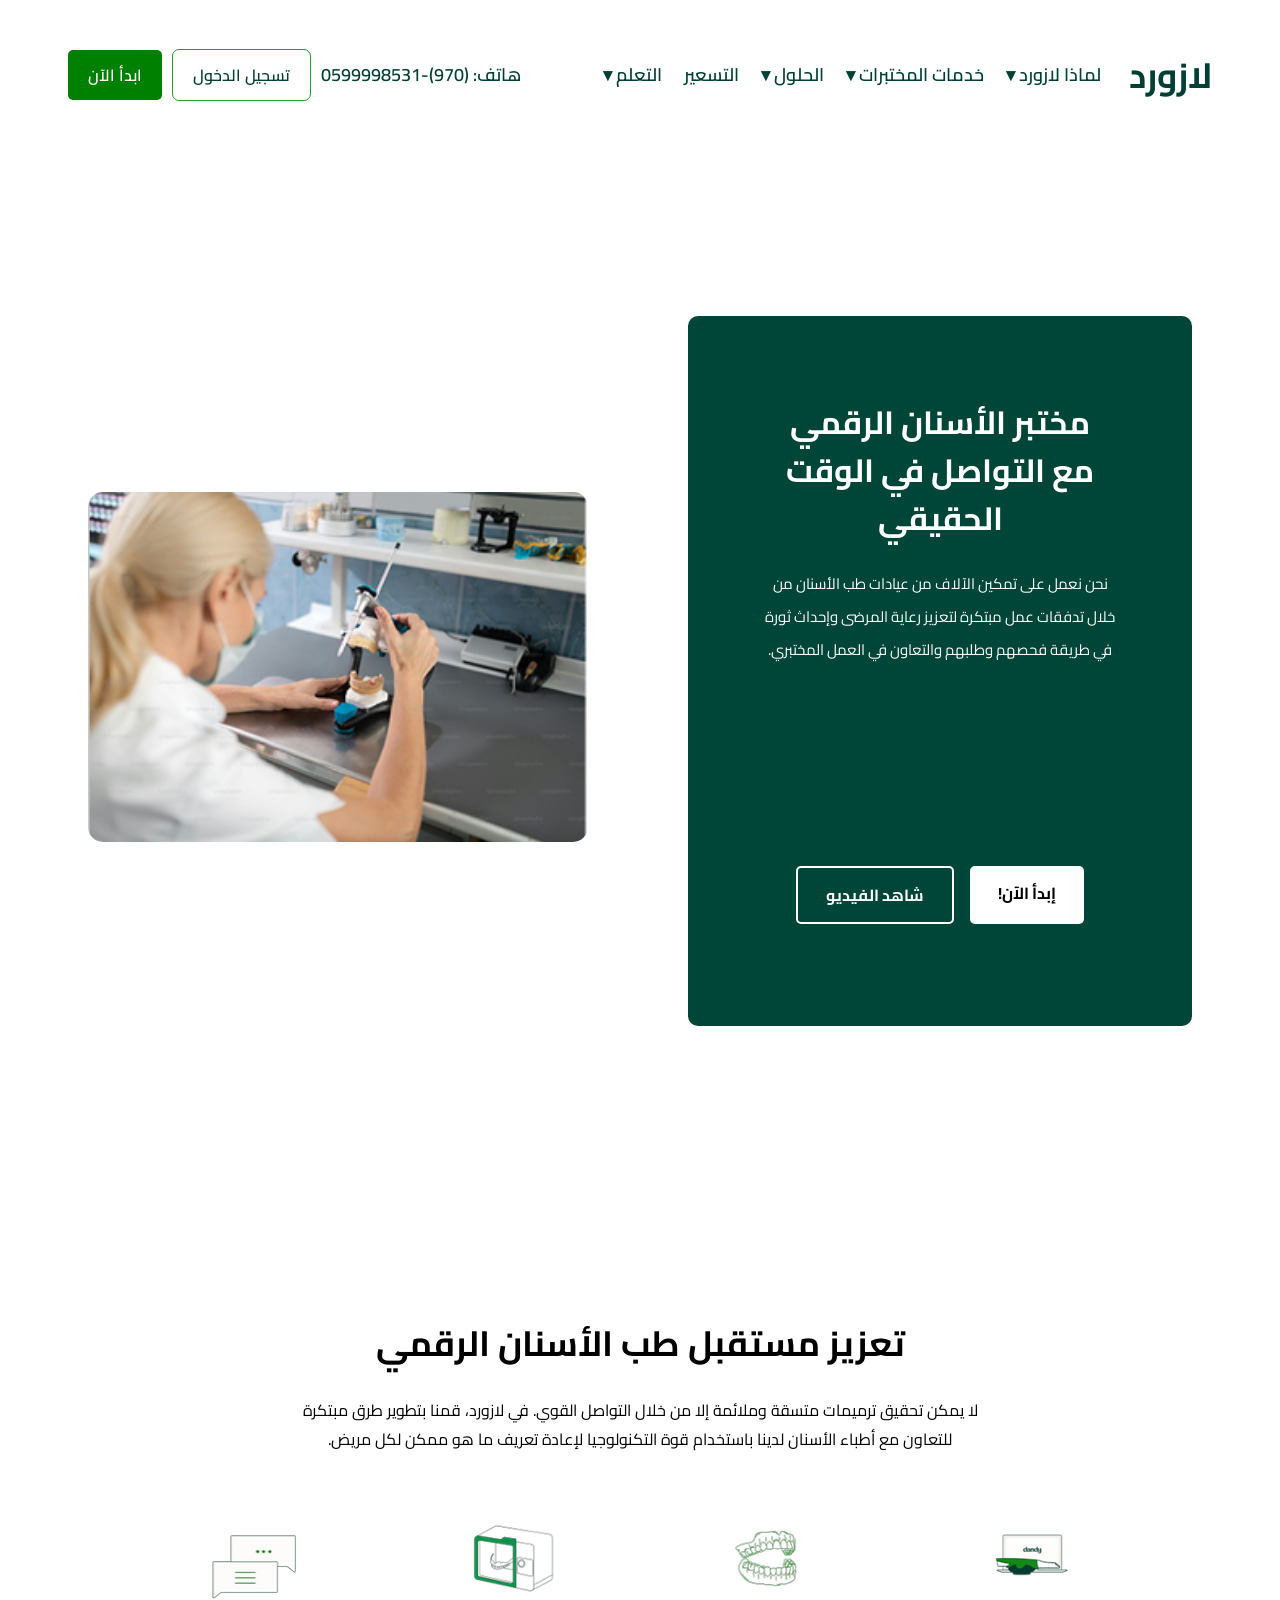
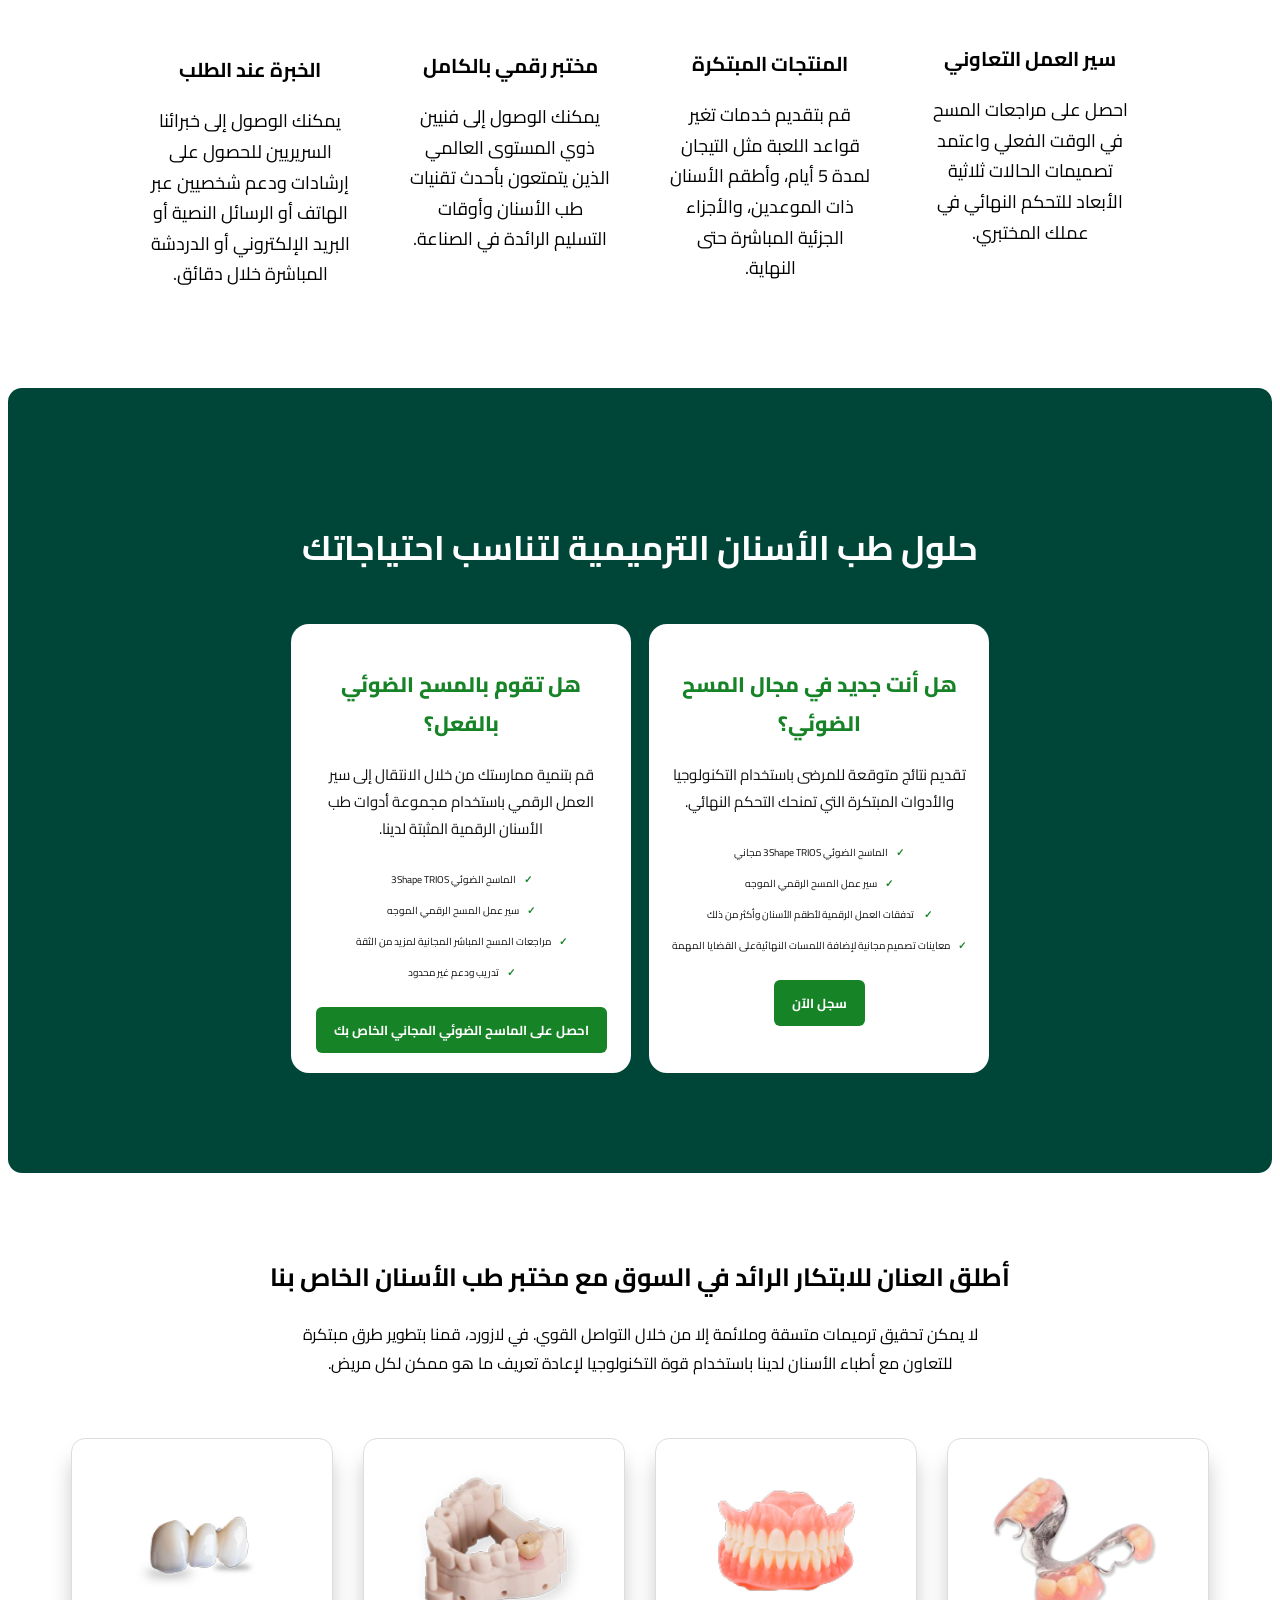
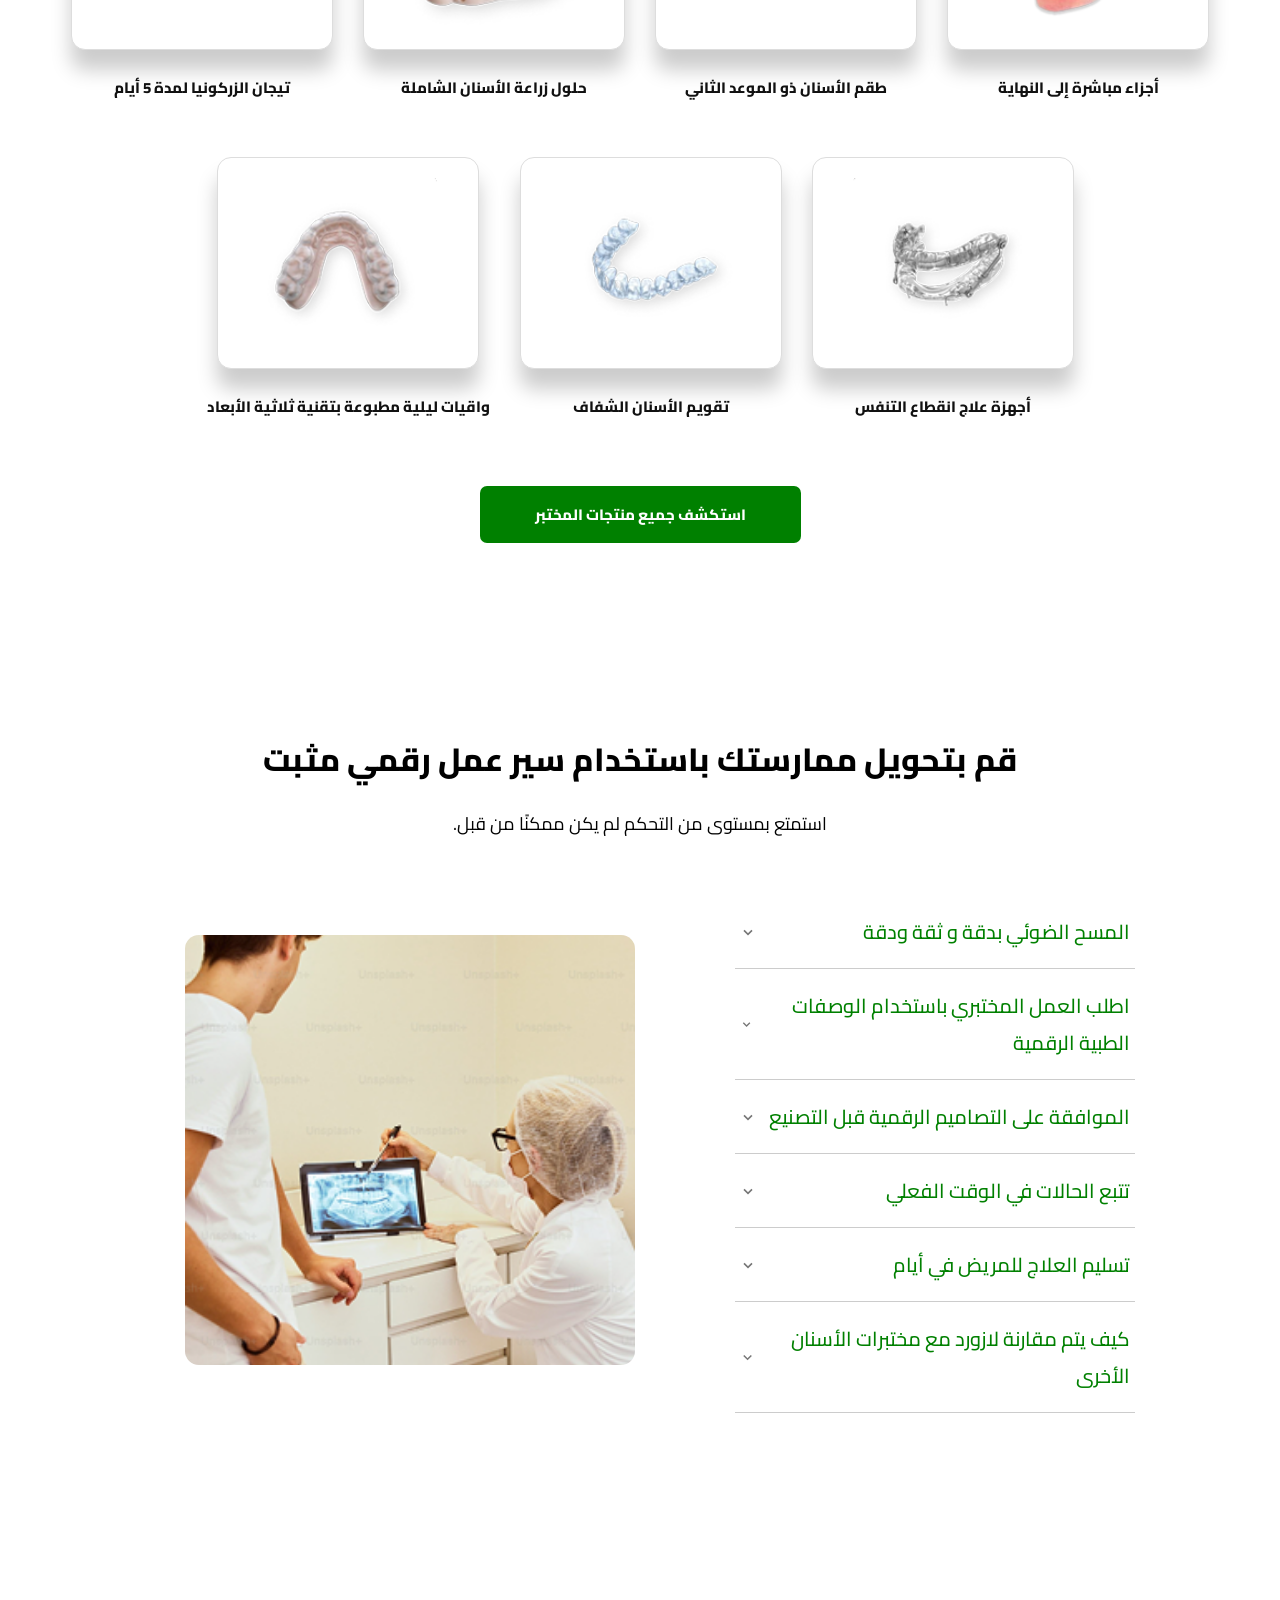
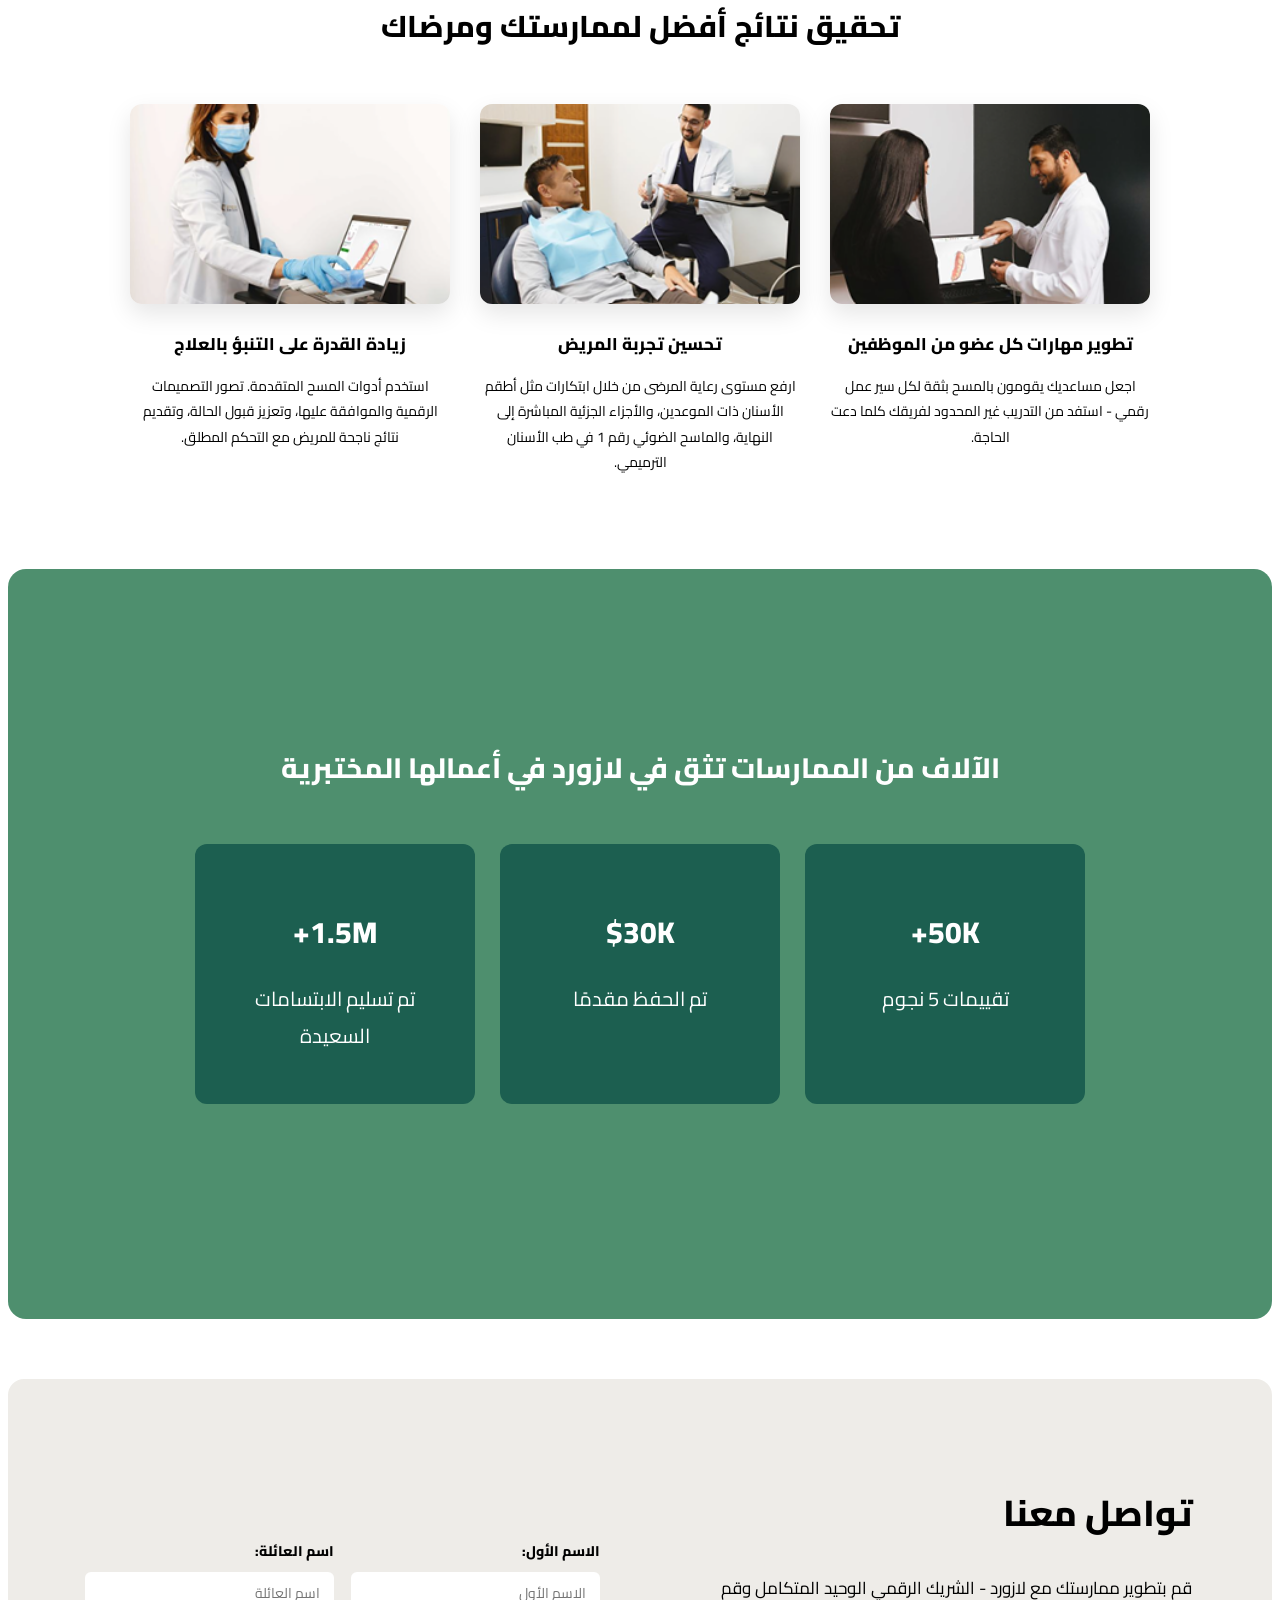
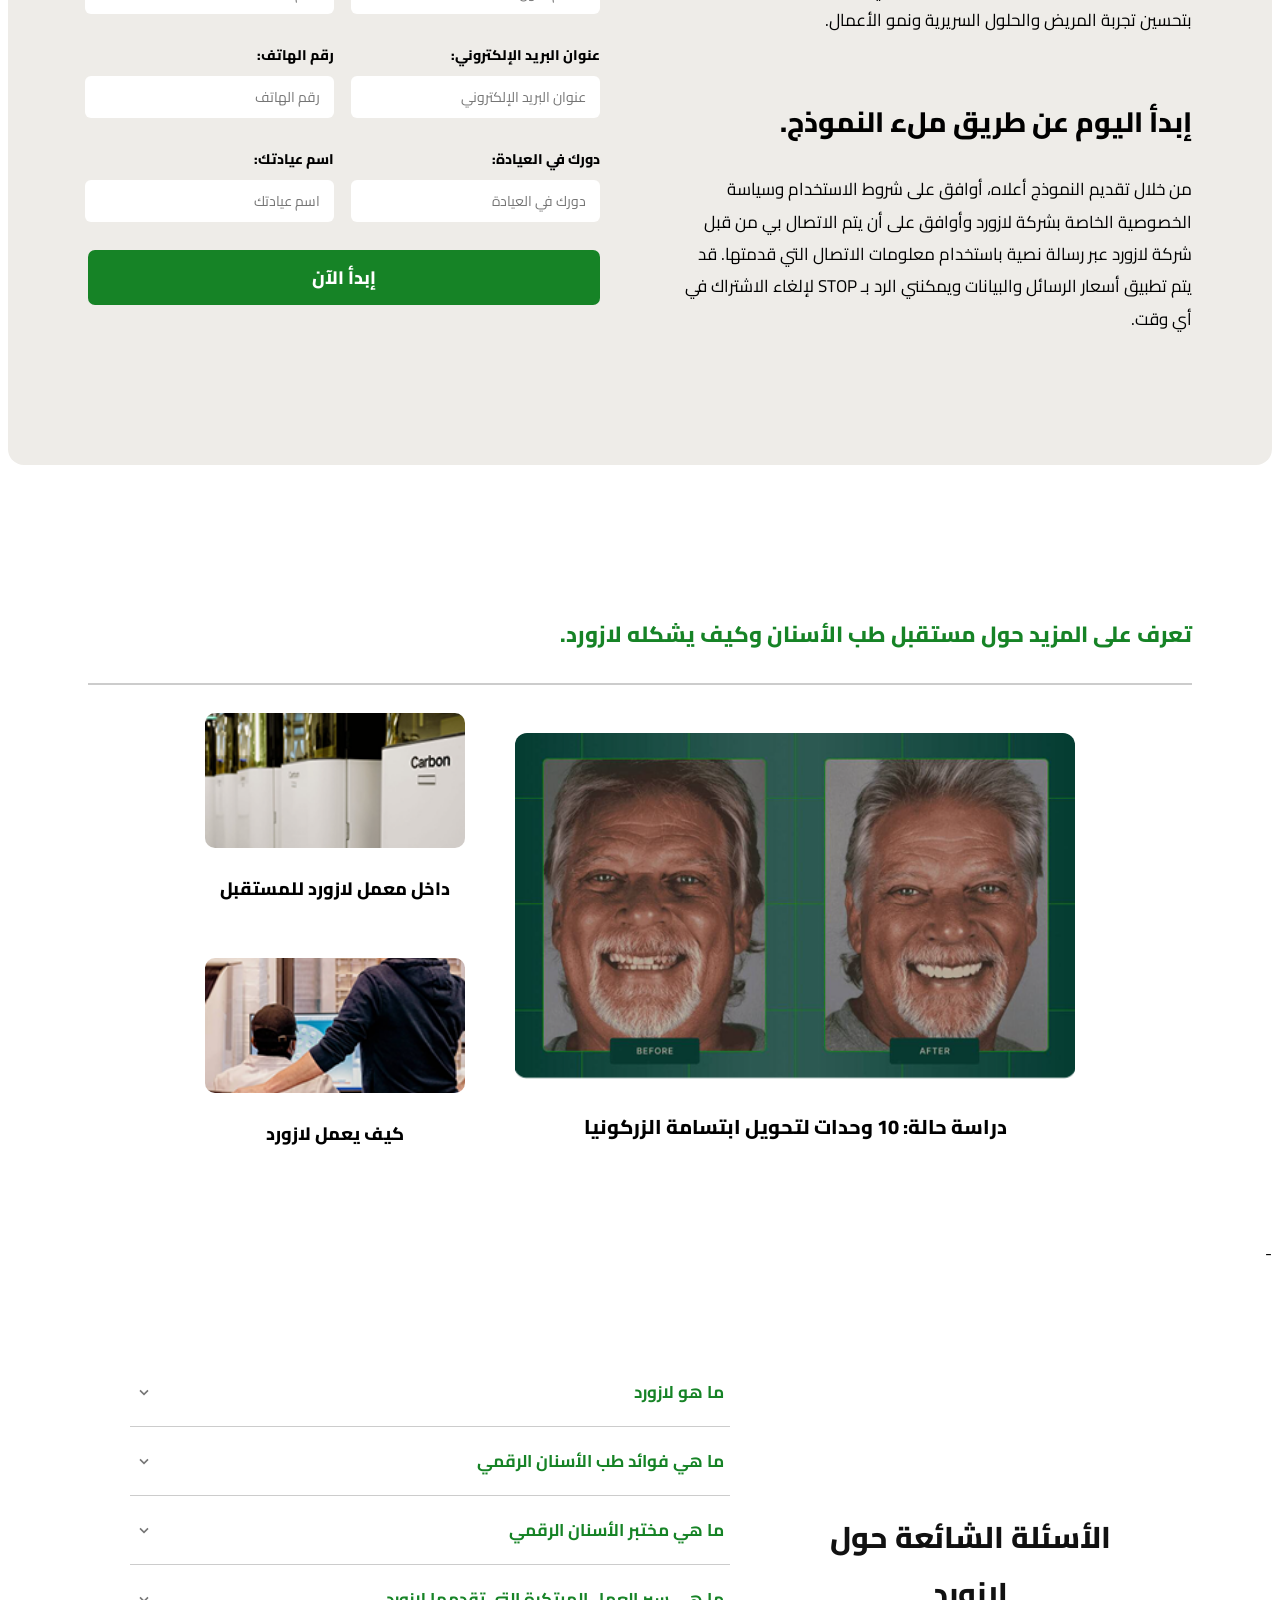
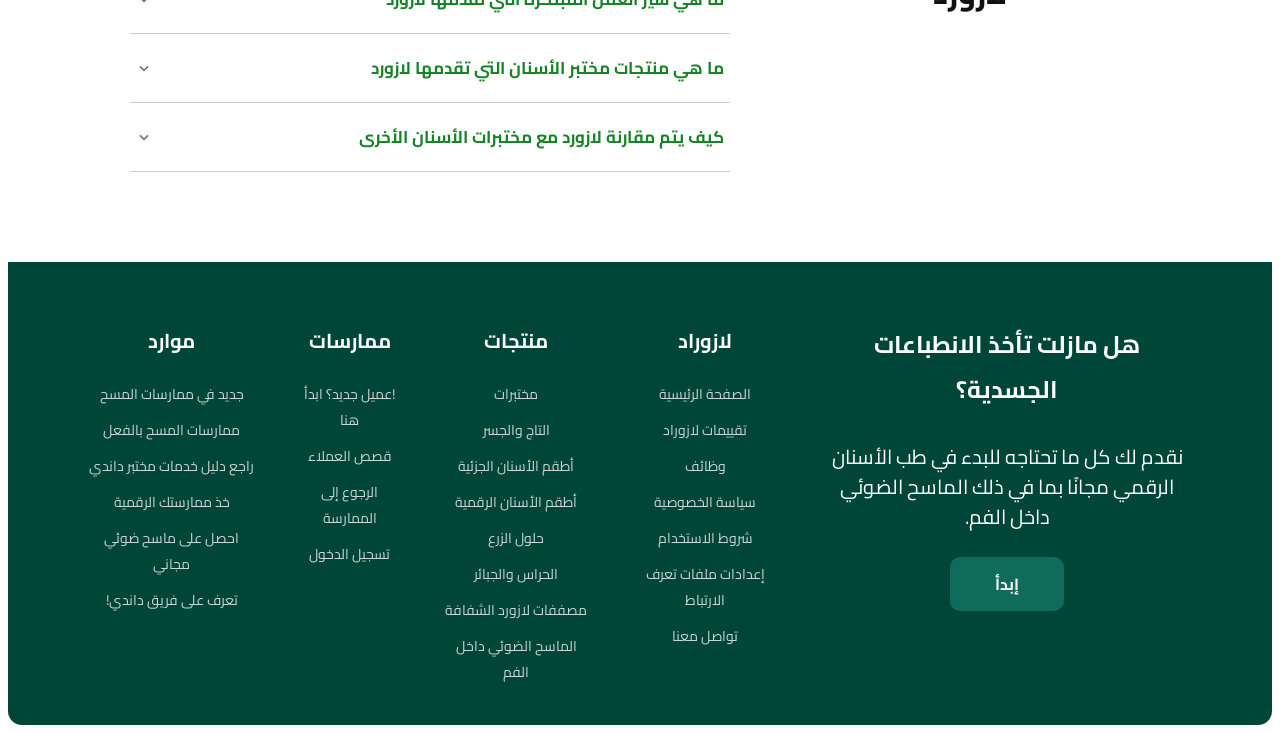
<file: index.html>
<!DOCTYPE html>
<html lang="ar" dir="rtl">

<head>
    <meta charset="UTF-8">

    <link href="https://fonts.googleapis.com/css2?family=Cairo:wght@300;400;600;700&display=swap" rel="stylesheet">

    <link rel="stylesheet" href="style.css">

    <title> عيادة لازورد </title>
</head>

<body>
    <!-- header-->

    <header class="navbar">
        <div class="nav-right">
            <a href="index.html" class="logo">لازورد</a>

            <nav class="nav-links">
                <a href="why.html">لماذا لازورد ▾</a>
                <a href="services.html">خدمات المختبرات ▾</a>
                <a href="solution.html">الحلول ▾</a>
                <a href="pricing.html">التسعير</a>
                <a href="learning.html">التعلم ▾</a>
            </nav>
        </div>

        <div class="nav-left">
            <p class="phone">هاتف: (970)-0599998531</p>
            <a class="login-btn outline" href="login.html">تسجيل الدخول</a>
            <a class="start-btn" href="signup.html">ابدأ الآن</a>
        </div>
    </header>
    <!-- main -->
    <main>
        <!-- مختبر الأسنان الرقمي مع التواصل في الوقت الحقيقي-->
        <section class="hero-section">
            <div class="hero-card">
                <h1 class="text-reveal">مختبر الأسنان الرقمي<br>مع التواصل في الوقت <br>الحقيقي</h1>

                <p class="text-reveal">
                    نحن نعمل على تمكين الآلاف من عيادات طب الأسنان من خلال
                    تدفقات عمل مبتكرة لتعزيز رعاية المرضى وإحداث ثورة في طريقة
                    فحصهم وطلبهم والتعاون في العمل المختبري.
                </p>

                <div class="hero-buttons">
                    <a href="signup.html" class="hero-btn primary">إبدأ الآن!</a>
                    <a href="https://www.youtube.com/watch?v=R38gOJd27ho" class="hero-btn secondary">شاهد الفيديو</a>
                </div>
            </div>

            <div class="hero-image">
                <img src="images/1.PNG" alt="مختبر أسنان">
            </div>
        </section>
        <!-- تعزيز مستقبل طب الأسنان الرقمي-->
        <section class="features-section">

            <h2>تعزيز مستقبل طب الأسنان الرقمي</h2>

            <p class="features-desc">
                لا يمكن تحقيق ترميمات متسقة وملائمة إلا من خلال التواصل القوي. في لازورد، قمنا بتطوير طرق مبتكرة للتعاون
                مع
                أطباء الأسنان لدينا باستخدام قوة التكنولوجيا لإعادة تعريف ما هو ممكن لكل مريض.
            </p>

            <div class="features-cards">

                <div class="feature-card">
                    <img src="images/icon1.PNG">
                    <h3>سير العمل التعاوني</h3>
                    <p>
                        احصل على مراجعات المسح في الوقت الفعلي واعتمد تصميمات الحالات ثلاثية الأبعاد للتحكم النهائي في
                        عملك المختبري.
                    </p>
                </div>

                <div class="feature-card">
                    <img src="images/icon2.PNG">
                    <h3>المنتجات المبتكرة</h3>
                    <p>
                        قم بتقديم خدمات تغير قواعد اللعبة مثل التيجان لمدة 5 أيام، وأطقم الأسنان ذات الموعدين، والأجزاء
                        الجزئية المباشرة حتى
                        النهاية.
                    </p>
                </div>

                <div class="feature-card">
                    <img src="images/icon3.PNG">
                    <h3>مختبر رقمي بالكامل</h3>
                    <p>
                        يمكنك الوصول إلى فنيين ذوي المستوى العالمي الذين يتمتعون بأحدث تقنيات طب الأسنان وأوقات التسليم
                        الرائدة في الصناعة.
                    </p>
                </div>

                <div class="feature-card">
                    <img src="images/icon4.PNG">
                    <h3>الخبرة عند الطلب</h3>
                    <p>
                        يمكنك الوصول إلى خبرائنا السريريين للحصول على إرشادات ودعم شخصيين عبر الهاتف أو الرسائل النصية
                        أو البريد الإلكتروني
                        أو الدردشة المباشرة خلال دقائق.
                    </p>
                </div>

            </div>

        </section>
        <!-- حلول طب الأسنان الرقمية لتناسب احتياجاتك-->
        <section class="solutions-section">
            <h2>حلول طب الأسنان الترميمية لتناسب احتياجاتك</h2>

            <div class="solutions-cards">
                <div class="solution-card">
                    <h3>هل أنت جديد في مجال المسح الضوئي؟</h3>
                    <p>
                        تقديم نتائج متوقعة للمرضى باستخدام التكنولوجيا والأدوات
                        المبتكرة التي تمنحك التحكم النهائي.
                    </p>

                    <ul>
                        <li>الماسح الضوئي 3Shape TRIOS مجاني</li>
                        <li>سير عمل المسح الرقمي الموجه</li>
                        <li> تدفقات العمل الرقمية لأطقم الأسنان وأكثر من ذلك</li>
                        <li>معاينات تصميم مجانية لإضافة اللمسات النهائيةعلى القضايا المهمة</li>
                    </ul>

                    <a href="#" class="solution-btn">سجل الآن</a>
                </div>

                <div class="solution-card">
                    <h3>هل تقوم بالمسح الضوئي بالفعل؟</h3>
                    <p>
                        قم بتنمية ممارستك من خلال الانتقال إلى سير العمل الرقمي
                        باستخدام مجموعة أدوات طب الأسنان الرقمية المثبتة لدينا.
                    </p>

                    <ul>
                        <li>الماسح الضوئي 3Shape TRIOS</li>
                        <li>سير عمل المسح الرقمي الموجه</li>
                        <li>مراجعات المسح المباشر المجانية لمزيد من الثقة</li>
                        <li>تدريب ودعم غير محدود</li>
                    </ul>

                    <a href="#" class="solution-btn">احصل على الماسح الضوئي المجاني الخاص بك</a>
                </div>

            </div>
        </section>
        <!--  أطلق العنان للابتكار الرائد في السوق مع مختبر طب الأسنان الخاص بنا-->
        <section class="intro-section">

            <h2>
                أطلق العنان للابتكار الرائد في السوق مع مختبر طب الأسنان الخاص بنا
            </h2>

            <p>
                لا يمكن تحقيق ترميمات متسقة وملائمة إلا من خلال التواصل القوي. في لازورد، قمنا بتطوير طرق مبتكرة للتعاون
                مع
                أطباء الأسنان لدينا باستخدام قوة التكنولوجيا لإعادة تعريف ما هو ممكن لكل مريض.
            </p>

            <div class="products">
                <div class="row row-1">

                    <div class="product-card">
                        <img src="images/product4.PNG">
                        <h3>أجزاء مباشرة إلى النهاية</h3>
                    </div>


                    <div class="product-card">
                        <img src="images/product2.PNG">
                        <h3>طقم الأسنان ذو الموعد الثاني</h3>
                    </div>

                    <div class="product-card">
                        <img src="images/product3.PNG">
                        <h3>حلول زراعة الأسنان الشاملة</h3>
                    </div>

                    <div class="product-card">
                        <img src="images/product1.PNG">
                        <h3>تيجان الزركونيا لمدة 5 أيام</h3>
                    </div>
                </div>
                <div class="row row-2">
                    <div class="product-card">
                        <img src="images/product7.PNG">
                        <h3>أجهزة علاج انقطاع التنفس</h3>
                    </div>
                    <div class="product-card">
                        <img src="images/product6.PNG">
                        <h3>تقويم الأسنان الشفاف</h3>
                    </div>
                    <div class="product-card">
                        <img src="images/product5.PNG">
                        <h3>واقيات ليلية مطبوعة بتقنية ثلاثية الأبعاد</h3>
                    </div>

                </div>



            </div>
            <div class="products-btn">
                <a href="services.html" class="main-btn">استكشف جميع منتجات المختبر</a>
            </div>
        </section>
        <!--حويل ممارساتك باستخدام سير عمل رقمي مثبتقم بت-->
        <section class="workflow-section">
            <h2>قم بتحويل ممارستك باستخدام سير عمل رقمي مثبت</h2>
            <p class="workflow-subtitle">استمتع بمستوى من التحكم لم يكن ممكنًا من قبل.</p>

            <div class="workflow-content">


                <div class="workflow-list">
                    <div class="workflow-item">
                        <div class="workflow-question">
                            <span>المسح الضوئي بدقة و ثقة ودقة</span>
                        <svg class="arrow" width="16" height="16" viewBox="0 0 20 20">
                            <path d="M5 8l5 5 5-5" stroke="#777" stroke-width="2" fill="none" />
                        </svg>
                        </div>
                        <div class="workflow-answer">
                            يساعدك المسح الضوئي على الحصول على نتائج أكثر دقة وتقليل الأخطاء.
                        </div>
                    </div>

                    <div class="workflow-item">
                        <div class="workflow-question">
                            <span>اطلب العمل المختبري باستخدام الوصفات الطبية الرقمية</span>
                            <svg class="arrow" width="16" height="16" viewBox="0 0 20 20">
                                <path d="M5 8l5 5 5-5" stroke="#777" stroke-width="2" fill="none" />
                            </svg>
                        </div>
                        <div class="workflow-answer">
                            يمكنك إرسال الطلبات للمختبر رقميًا لتسهيل المتابعة وتسريع العمل.
                        </div>
                    </div>

                    <div class="workflow-item">
                        <div class="workflow-question">
                            <span>الموافقة على التصاميم الرقمية قبل التصنيع</span>
                            <svg class="arrow" width="16" height="16" viewBox="0 0 20 20">
                                <path d="M5 8l5 5 5-5" stroke="#777" stroke-width="2" fill="none" />
                            </svg>
                        </div>
                        <div class="workflow-answer">
                            راجع التصميمات الرقمية ووافق عليها قبل بدء التصنيع.
                        </div>
                    </div>

                    <div class="workflow-item">
                        <div class="workflow-question">
                            <span>تتبع الحالات في الوقت الفعلي</span>
                            <svg class="arrow" width="16" height="16" viewBox="0 0 20 20">
                                <path d="M5 8l5 5 5-5" stroke="#777" stroke-width="2" fill="none" />
                            </svg>
                        </div>
                        <div class="workflow-answer">
                            تابع حالة الطلب في كل مرحلة من مراحل العمل المختبري.
                        </div>
                    </div>

                    <div class="workflow-item">
                        <div class="workflow-question">
                            <span>تسليم العلاج للمريض في أيام</span>
                            <svg class="arrow" width="16" height="16" viewBox="0 0 20 20">
                                <path d="M5 8l5 5 5-5" stroke="#777" stroke-width="2" fill="none" />
                            </svg>
                        </div>
                        <div class="workflow-answer">
                            يساعد سير العمل الرقمي على تقليل وقت التسليم وتحسين تجربة المريض.
                        </div>
                    </div>

                    <div class="workflow-item">
                        <div class="workflow-question">
                            <span>كيف يتم مقارنة لازورد مع مختبرات الأسنان الأخرى</span>
                        <svg class="arrow" width="16" height="16" viewBox="0 0 20 20">
                            <path d="M5 8l5 5 5-5" stroke="#777" stroke-width="2" fill="none" />
                        </svg>
                        </div>
                        <div class="workflow-answer">
                            يتميز لازورد بسرعة التواصل والدقة وسهولة متابعة الحالات.
                        </div>
                    </div>
                </div>
                <div class="workflow-image">
                    <img src="images/workflow.PNG" alt="سير عمل رقمي">
                </div>
        </section>
        <!--تحقيق نتائج أفضل لممارساتك و مرضاك-->
        <section class="results-section">

            <h2>تحقيق نتائج أفضل لممارستك ومرضاك</h2>

            <div class="results-cards">
                <div class="result-card">
                    <img src="images/img3.PNG">
                    <h3>تطوير مهارات كل عضو من الموظفين</h3>
                    <p>اجعل مساعديك يقومون بالمسح بثقة لكل سير عمل رقمي - استفد من التدريب غير المحدود لفريقك كلما دعت
                        الحاجة.</p>
                </div>
                <div class="result-card">
                    <img src="images/img2.PNG">
                    <h3>تحسين تجربة المريض</h3>
                    <p>ارفع مستوى رعاية المرضى من خلال ابتكارات مثل أطقم الأسنان ذات الموعدين، والأجزاء الجزئية المباشرة
                        إلى النهاية،
                        والماسح
                        الضوئي رقم 1 في طب الأسنان الترميمي.</p>
                </div>
                <div class="result-card">
                    <img src="images/img1.PNG">
                    <h3>زيادة القدرة على التنبؤ بالعلاج</h3>
                    <p>استخدم أدوات المسح المتقدمة. تصور التصميمات الرقمية والموافقة عليها، وتعزيز قبول الحالة، وتقديم
                        نتائج ناجحة للمريض مع
                        التحكم المطلق.</p>
                </div>



            </div>

        </section>
        <!--الاف من الممارسات تثق في لازورد و اعمالها المخبرية-->
        <section class="stats-section">

            <h2>الآلاف من الممارسات تثق في لازورد في أعمالها المختبرية</h2>

            <div class="stats-cards">
                <div class="stat-card">
                    <h3>50K+</h3>
                    <p>تقييمات 5 نجوم</p>
                </div>
                <div class="stat-card">
                    <h3>$30K</h3>
                    <p>تم الحفظ مقدمًا</p>
                </div>
                <div class="stat-card">
                    <h3>1.5M+</h3>
                    <p>تم تسليم الابتسامات السعيدة</p>
                </div>



            </div>

        </section>
        <!--تواصل معنا-->
        <section class="contact-section">

            <div class="contact-text">
                <h2>تواصل معنا</h2>

                <p>
                    قم بتطوير ممارستك مع لازورد - الشريك الرقمي الوحيد المتكامل
                    وقم بتحسين تجربة المريض والحلول السريرية ونمو الأعمال.
                </p>

                <h3>إبدأ اليوم عن طريق ملء النموذج.</h3>

                <p class="small-text">
                <p>
                    من خلال تقديم النموذج أعلاه، أوافق على شروط الاستخدام وسياسة الخصوصية الخاصة بشركة لازورد وأوافق على
                    أن يتم الاتصال
                    بي من قبل شركة لازورد عبر رسالة نصية باستخدام معلومات الاتصال التي قدمتها. قد يتم تطبيق أسعار
                    الرسائل والبيانات
                    ويمكنني الرد بـ STOP لإلغاء الاشتراك في أي وقت.
                </p>
                </p>
            </div>

            <form class="contact-form">

                <div class="form-group">
                    <label>الاسم الأول:</label>
                    <input type="text" placeholder="الاسم الأول">
                </div>

                <div class="form-group">
                    <label>اسم العائلة:</label>
                    <input type="text" placeholder="اسم العائلة">
                </div>

                <div class="form-group">
                    <label>عنوان البريد الإلكتروني:</label>
                    <input type="email" placeholder="عنوان البريد الإلكتروني">
                </div>

                <div class="form-group">
                    <label>رقم الهاتف:</label>
                    <input type="text" placeholder="رقم الهاتف">
                </div>

                <div class="form-group">
                    <label>دورك في العيادة:</label>
                    <input type="text" placeholder="دورك في العيادة">
                </div>

                <div class="form-group">
                    <label>اسم عيادتك:</label>
                    <input type="text" placeholder="اسم عيادتك">
                </div>

                <button type="submit" class="contact-btn" >إبدأ الآن</button>

            </form>

        </section>
        <!--تعرف على المزيد حول مستقبل طب الأسنان و كيف يشكله لازورد-->
        <section class="learn-more-section">

            <h2>تعرف على المزيد حول مستقبل طب الأسنان وكيف يشكله لازورد.</h2>

            <div class="learn-content">
                <div class="learn-main">
                    <img src="images/case.PNG" alt="">
                    <h3>دراسة حالة: 10 وحدات لتحويل ابتسامة الزركونيا</h3>
                </div>
                <div class="learn-side">
                    <div class="small-article">
                        <img src="images/lab.PNG" alt="">
                        <h3>داخل معمل لازورد للمستقبل</h3>
                    </div>

                    <div class="small-article">
                        <img src="images/work.PNG" alt="">
                        <h3>كيف يعمل لازورد</h3>
                    </div>
                </div>



            </div>

        </section> -

        <!-- الأسئلة الشائعة حول لازورد-->
        <section class="faq-section">
            <div class="faq-title">
                <h2>الأسئلة الشائعة حول لازورد</h2>
            </div>

            <div class="faq-list">

                <div class="faq-item">
                    <div class="faq-question">
                        <span>ما هو لازورد</span>
                        <svg class="arrow" width="16" height="16" viewBox="0 0 20 20">
                            <path d="M5 8l5 5 5-5" stroke="#777" stroke-width="2" fill="none" />
                        </svg>
                    </div>
                    <div class="faq-answer">
                        لازورد هو مختبر أسنان رقمي يساعد العيادات على تحسين سير العمل والتواصل مع المختبر.
                    </div>
                </div>

                <div class="faq-item">
                    <div class="faq-question">
                        <span>ما هي فوائد طب الأسنان الرقمي</span>
                    <svg class="arrow" width="16" height="16" viewBox="0 0 20 20">
                        <path d="M5 8l5 5 5-5" stroke="#777" stroke-width="2" fill="none" />
                    </svg>
                    </div>
                    <div class="faq-answer">
                        يساعد طب الأسنان الرقمي على تحسين الدقة، تسريع الإجراءات، وتقليل الأخطاء في العمل المخبري.
                    </div>
                </div>

                <div class="faq-item">
                    <div class="faq-question">
                        <span>ما هي مختبر الأسنان الرقمي</span>
                        <svg class="arrow" width="16" height="16" viewBox="0 0 20 20">
                            <path d="M5 8l5 5 5-5" stroke="#777" stroke-width="2" fill="none" />
                        </svg>
                    </div>
                    <div class="faq-answer">
                        هو مختبر يعتمد على التقنيات الرقمية في استلام الحالات، التصميم، والمتابعة مع العيادة.
                    </div>
                </div>

                <div class="faq-item">
                    <div class="faq-question">
                        <span>ما هي سير العمل المبتكرة التي تقدمها لازورد</span>
                    <svg class="arrow" width="16" height="16" viewBox="0 0 20 20">
                        <path d="M5 8l5 5 5-5" stroke="#777" stroke-width="2" fill="none" />
                    </svg>
                    </div>
                    <div class="faq-answer">
                        تقدم لازورد سير عمل رقمي يشمل المسح، مراجعة التصميم، الموافقة، وتتبع الحالة.
                    </div>
                </div>

                <div class="faq-item">
                    <div class="faq-question">
                        <span>ما هي منتجات مختبر الأسنان التي تقدمها لازورد</span>
                        <svg class="arrow" width="16" height="16" viewBox="0 0 20 20">
                            <path d="M5 8l5 5 5-5" stroke="#777" stroke-width="2" fill="none" />
                        </svg>
                    </div>
                    <div class="faq-answer">
                        تقدم لازورد منتجات مثل التيجان، الجسور، أطقم الأسنان الرقمية، والحلول الترميمية.
                    </div>
                </div>

                <div class="faq-item">
                    <div class="faq-question">
                        <span>كيف يتم مقارنة لازورد مع مختبرات الأسنان الأخرى</span>
                        <svg class="arrow" width="16" height="16" viewBox="0 0 20 20">
                            <path d="M5 8l5 5 5-5" stroke="#777" stroke-width="2" fill="none" />
                        </svg>
                    </div>
                    <div class="faq-answer">
                        تتميز لازورد بالتواصل الرقمي، سرعة العمل، جودة المنتجات، وسهولة متابعة الحالات.
                    </div>
                </div>

            </div>
        </section>




    </main>
    <!-- footer-->
    <footer class="footer">
        <div class="footer-cta">
            <h2>هل مازلت تأخذ الانطباعات الجسدية؟</h2>
            <p>
                نقدم لك كل ما تحتاجه للبدء في طب الأسنان الرقمي مجانًا
                بما في ذلك الماسح الضوئي داخل الفم.
            </p>
            <a href="signup.html" class="footer-btn">إبدأ</a>
        </div>

        <div class="footer-column">
            <h3>لازوراد</h3>
            <a href="index.html">الصفحة الرئيسية</a>
            <a href="#">تقييمات لازوراد</a>
            <a href="#">وظائف</a>
            <a href="#">سياسة الخصوصية</a>
            <a href="#">شروط الاستخدام</a>
            <a href="#">إعدادات ملفات تعرف الارتباط</a>
            <a href="#">تواصل معنا</a>
        </div>

        <div class="footer-column">
            <h3>منتجات</h3>
            <a href="#">مختبرات</a>
            <a href="#">التاج والجسر</a>
            <a href="#">أطقم الأسنان الجزئية</a>
            <a href="#">أطقم الأسنان الرقمية</a>
            <a href="#">حلول الزرع</a>
            <a href="#">الحراس والجبائر</a>
            <a href="#">مصففات لازورد الشفافة</a>
            <a href="#">الماسح الضوئي داخل الفم</a>

        </div>

        <div class="footer-column">
            <h3>ممارسات</h3>
            <a href="signup.html">!عميل جديد؟ ابدأ هنا</a>
            <a href="#">قصص العملاء</a>
            <a href="#">الرجوع إلى الممارسة</a>
            <a href="login.html">تسجيل الدخول</a>
        </div>

        <div class="footer-column">
            <h3>موارد</h3>
            <a href="#">جديد في ممارسات المسح</a>
            <a href="#">ممارسات المسح بالفعل</a>
            <a href="#"> راجع دليل خدمات مختبر داندي</a>
            <a href="#">خذ ممارستك الرقمية</a>
            <a href="#">احصل على ماسح ضوئي مجاني</a>
            <a href="#"> تعرف على فريق داندي!</a>

        </div>
    </footer>
    <script src="script.js"></script>

</body>

</html>
</file>
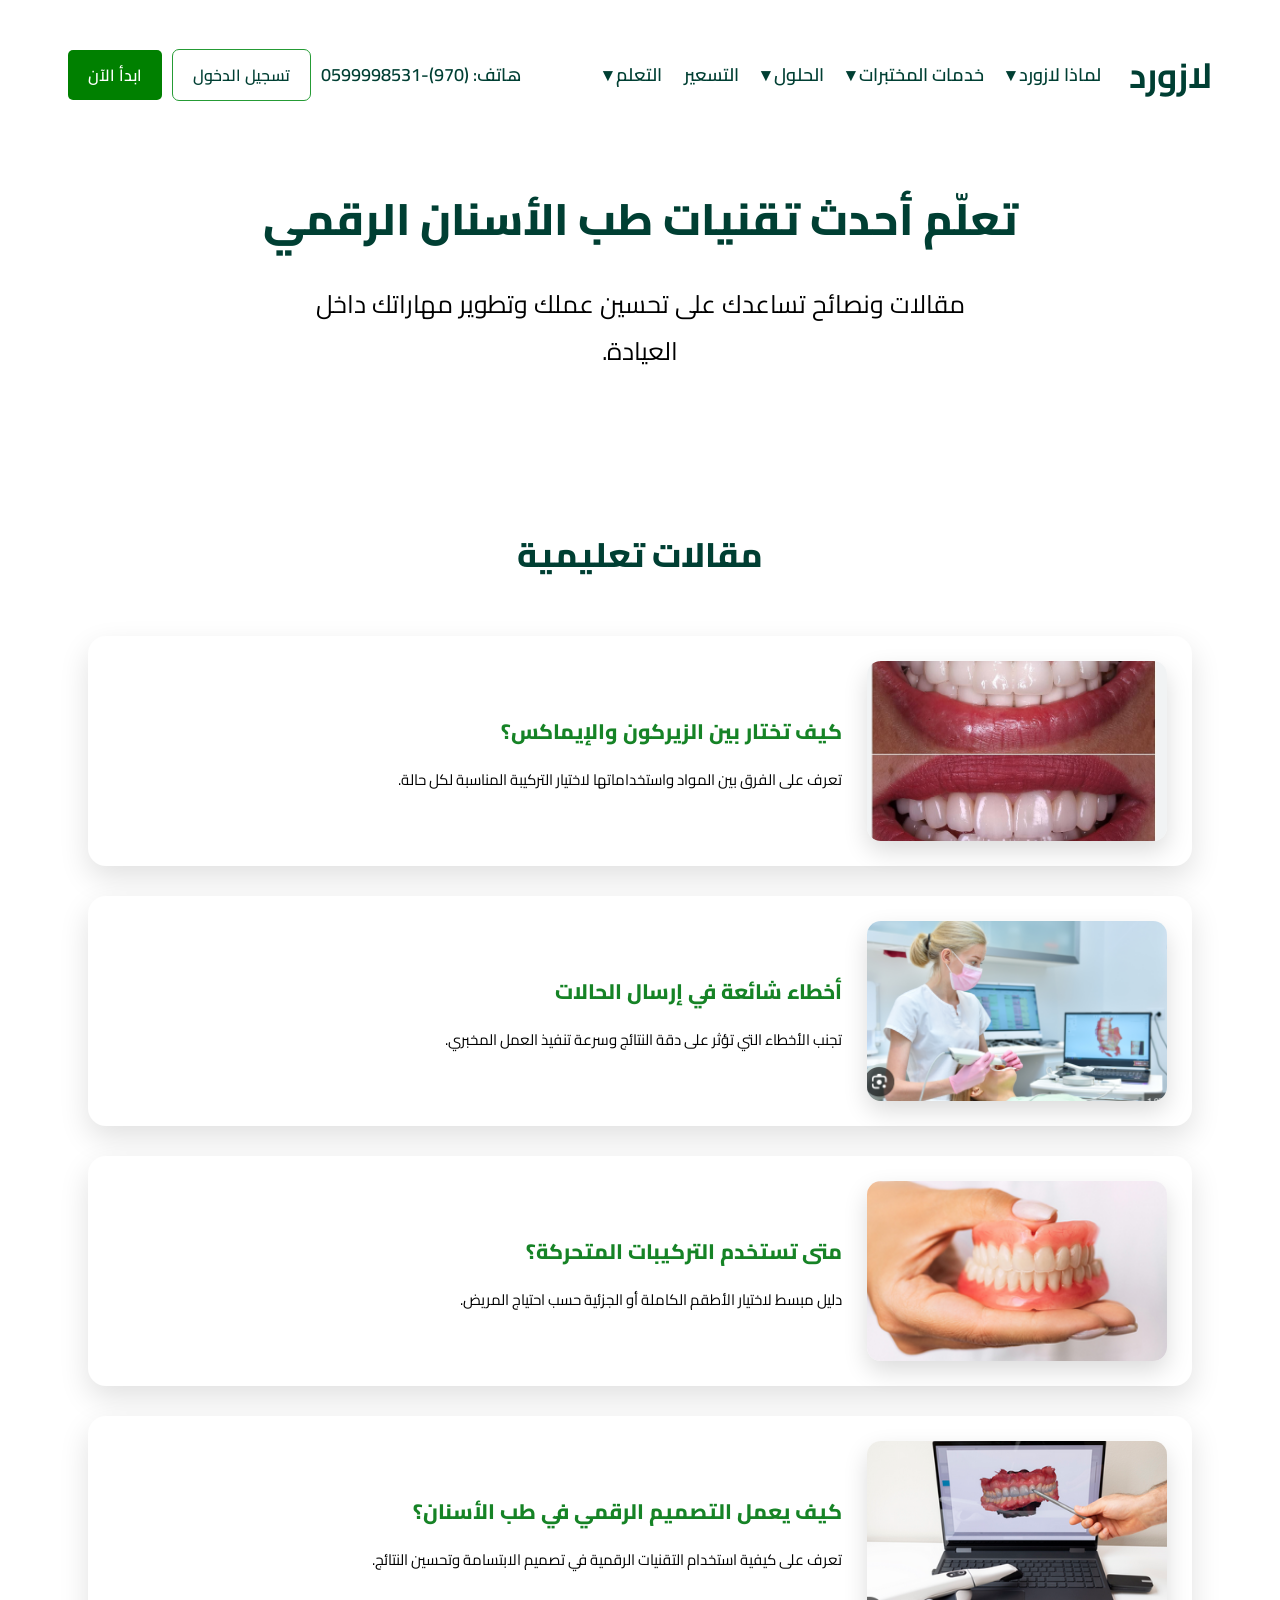
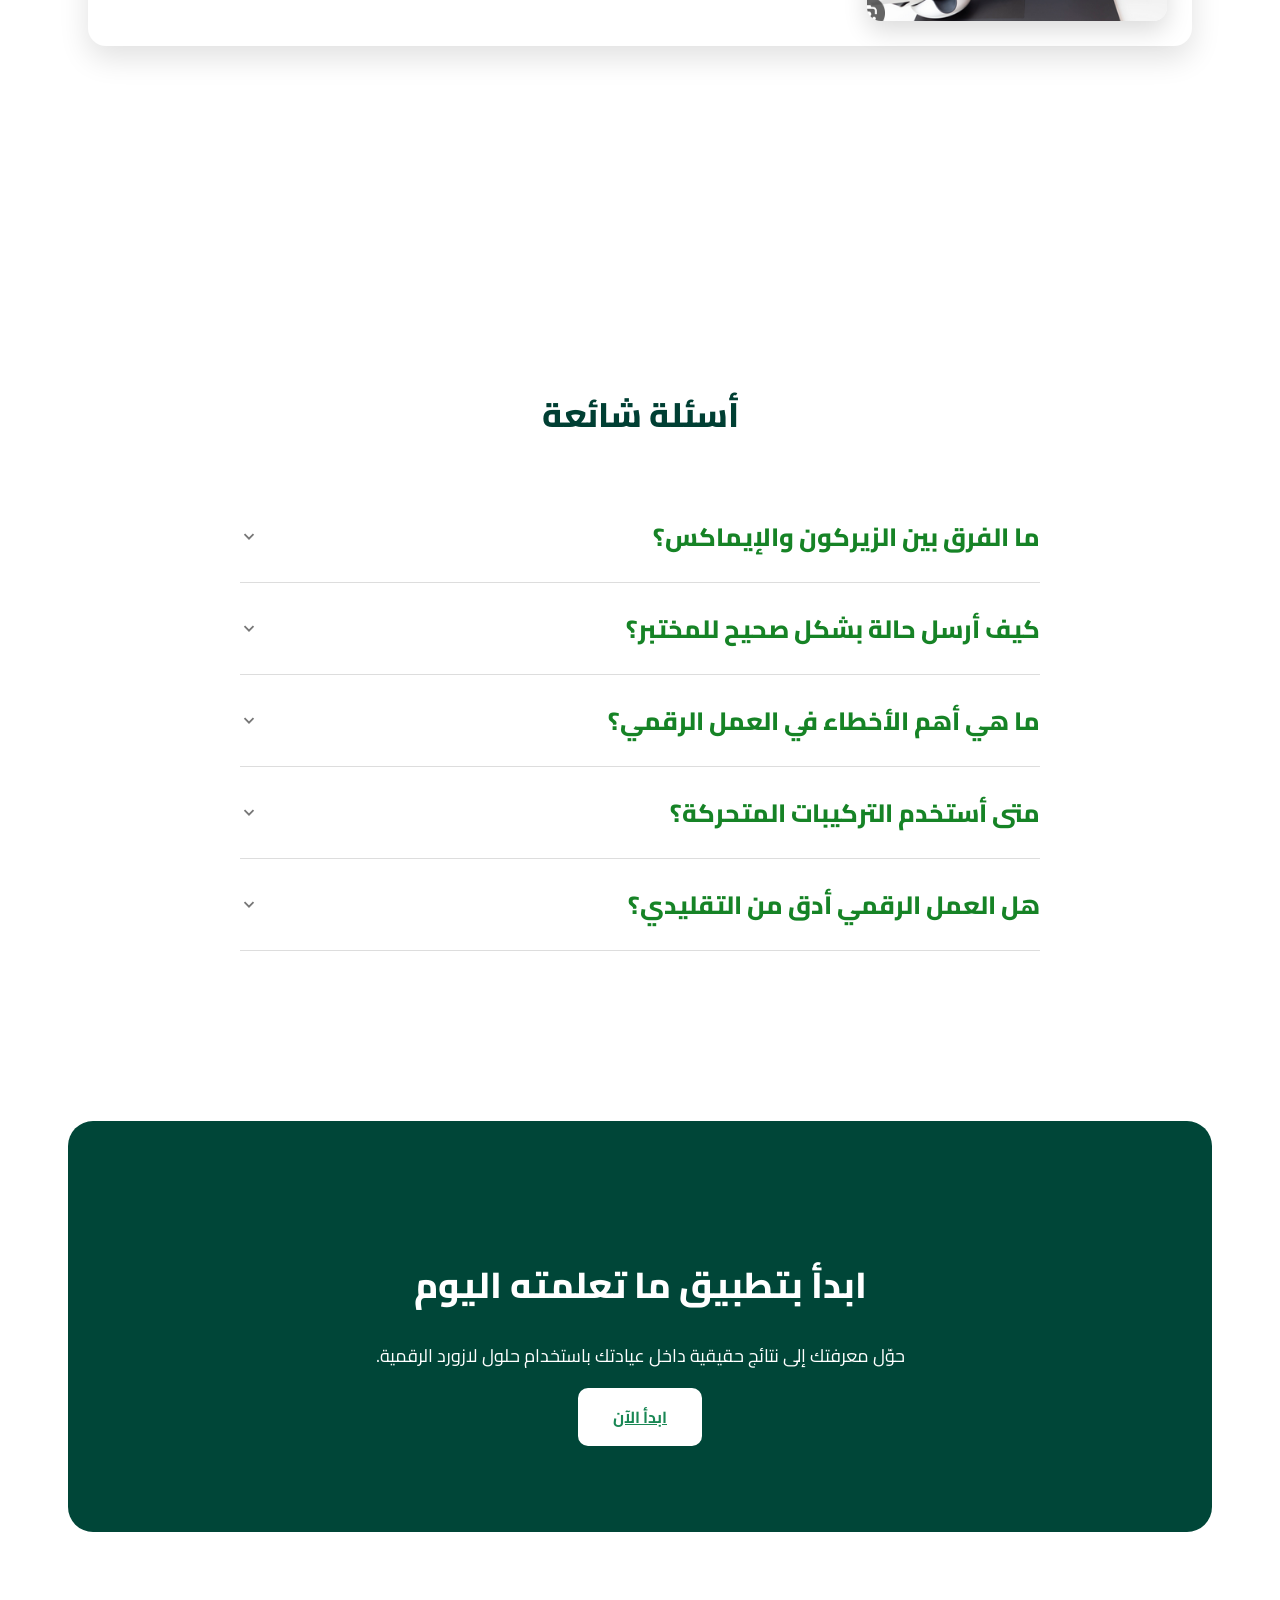
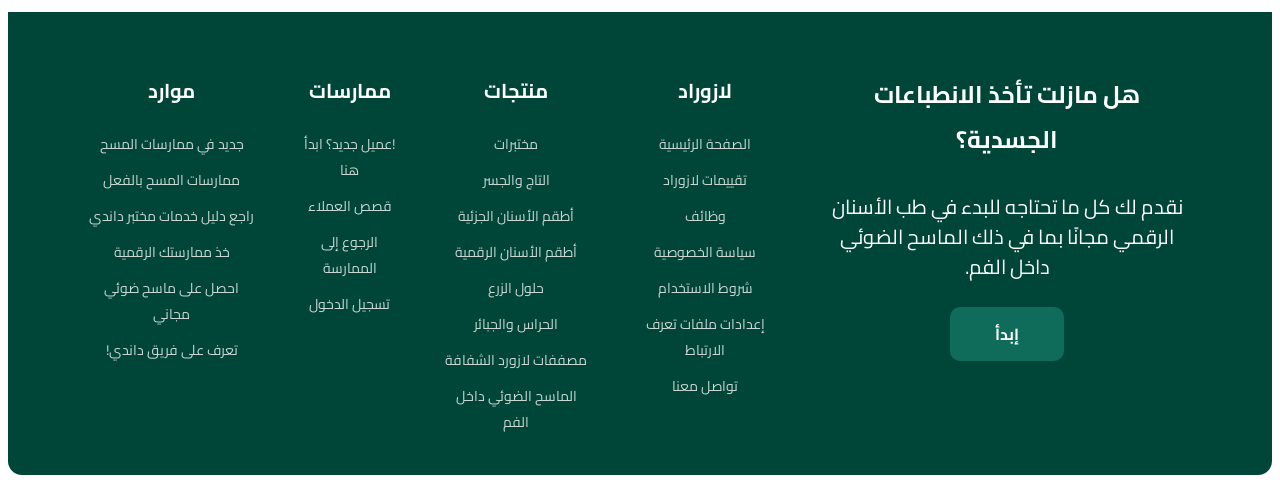
<file: learning.html>
<!DOCTYPE html>
<html lang="ar" dir="rtl">

<head>
    <meta charset="UTF-8">

    <link href="https://fonts.googleapis.com/css2?family=Cairo:wght@300;400;600;700&display=swap" rel="stylesheet">

    <link rel="stylesheet" href="style.css">

    <title> التعلم </title>
</head>

<body>
    <!-- header-->

    <header class="navbar">
        <div class="nav-right">
            <a href="index.html" class="logo">لازورد</a>

            <nav class="nav-links">
                <a href="why.html">لماذا لازورد ▾</a>
                <a href="services.html">خدمات المختبرات ▾</a>
                <a href="solution.html">الحلول ▾</a>
                <a href="pricing.html">التسعير</a>
                <a href="learning.html">التعلم ▾</a>
            </nav>
        </div>

        <div class="nav-left">
            <p class="phone">هاتف: (970)-0599998531</p>
            <a class="login-btn outline" href="login.html">تسجيل الدخول</a>
            <a class="start-btn" href="signup.html">ابدأ الآن</a>
        </div>
    </header>
    <!-- main -->
     <main>
        <section class="learning-hero">
            <h1 class="text-reveal">
                تعلّم أحدث تقنيات طب الأسنان الرقمي
            </h1>
        
            <p class="text-reveal">
                مقالات ونصائح تساعدك على تحسين عملك وتطوير مهاراتك داخل العيادة.
            </p>
        </section>
        <section class="articles-section">
            <h2 class="text-reveal">مقالات تعليمية</h2>
        
            <div class="articles-list">
        
                <div class="article-card reveal">
                    <img class="reveal" src="images/ziremax.PNG" alt="زيركون وإيماكس">
                    <div class="article-content">
                        <h3 class="text-reveal">كيف تختار بين الزيركون والإيماكس؟</h3>
                        <p class="text-reveal">
                            تعرف على الفرق بين المواد واستخداماتها لاختيار التركيبة المناسبة لكل حالة.
                        </p>
                    </div>
                </div>
        
                <div class="article-card reveal">
                    <img class="reveal" src="images/dentist.PNG" alt="إرسال الحالات">
                    <div class="article-content">
                        <h3 class="text-reveal">أخطاء شائعة في إرسال الحالات</h3>
                        <p class="text-reveal">
                            تجنب الأخطاء التي تؤثر على دقة النتائج وسرعة تنفيذ العمل المخبري.
                        </p>
                    </div>
                </div>
        
                <div class="article-card reveal">
                    <img class="reveal" src="images/removal.PNG" alt="تركيبات متحركة">
                    <div class="article-content">
                        <h3 class="text-reveal">متى تستخدم التركيبات المتحركة؟</h3>
                        <p class="text-reveal">
                            دليل مبسط لاختيار الأطقم الكاملة أو الجزئية حسب احتياج المريض.
                        </p>
                    </div>
                </div>
        <div class="article-card reveal">
            <img class="reveal" src="images/design.PNG" alt="التصميم الرقمي">
        
            <div class="article-content">
                <h3 class="text-reveal">
                    كيف يعمل التصميم الرقمي في طب الأسنان؟
                </h3>
        
                <p class="text-reveal">
                    تعرف على كيفية استخدام التقنيات الرقمية في تصميم الابتسامة وتحسين النتائج.
                </p>
            </div>
        </div>
            </div>
        </section>
        <section class="learning-faq-section">
            <h2 class="text-reveal">أسئلة شائعة</h2>
        
            <div class="learning-faq-list">
        
                <div class="learning-faq-item reveal">
                    <div class="learning-faq-question">
                        <span>ما الفرق بين الزيركون والإيماكس؟</span>
                        <svg class="learning-arrow" width="18" height="18" viewBox="0 0 20 20">
                            <path d="M5 8l5 5 5-5" stroke="currentColor" stroke-width="2" fill="none" />
                        </svg>
                    </div>
                    <div class="learning-faq-answer">
                        الزيركون أقوى ومناسب للحالات الخلفية، بينما الإيماكس يعطي جمالية أعلى للحالات الأمامية.
                    </div>
                </div>
        
                <div class="learning-faq-item reveal">
                    <div class="learning-faq-question">
                        <span>كيف أرسل حالة بشكل صحيح للمختبر؟</span>
                        <svg class="learning-arrow" width="18" height="18" viewBox="0 0 20 20">
                            <path d="M5 8l5 5 5-5" stroke="currentColor" stroke-width="2" fill="none" />
                        </svg>
                    </div>
                    <div class="learning-faq-answer">
                        يجب إرسال صور واضحة، اختيار نوع المادة، تحديد اللون، وكتابة ملاحظات دقيقة للطبيب أو الفني.
                    </div>
                </div>
        
                <div class="learning-faq-item reveal">
                    <div class="learning-faq-question">
                        <span>ما هي أهم الأخطاء في العمل الرقمي؟</span>
                        <svg class="learning-arrow" width="18" height="18" viewBox="0 0 20 20">
                            <path d="M5 8l5 5 5-5" stroke="currentColor" stroke-width="2" fill="none" />
                        </svg>
                    </div>
                    <div class="learning-faq-answer">
                        من أكثر الأخطاء شيوعًا: إرسال ملفات غير واضحة، نسيان تفاصيل الحالة، وعدم مراجعة التصميم قبل التصنيع.
                    </div>
                </div>
        
                <div class="learning-faq-item reveal">
                    <div class="learning-faq-question">
                        <span>متى أستخدم التركيبات المتحركة؟</span>
                        <svg class="learning-arrow" width="18" height="18" viewBox="0 0 20 20">
                            <path d="M5 8l5 5 5-5" stroke="currentColor" stroke-width="2" fill="none" />
                        </svg>
                    </div>
                    <div class="learning-faq-answer">
                        تستخدم التركيبات المتحركة عند فقدان عدد كبير من الأسنان أو عند الحاجة إلى حل تعويضي قابل للإزالة.
                    </div>
                </div>
        
                <div class="learning-faq-item reveal">
                    <div class="learning-faq-question">
                        <span>هل العمل الرقمي أدق من التقليدي؟</span>
                        <svg class="learning-arrow" width="18" height="18" viewBox="0 0 20 20">
                            <path d="M5 8l5 5 5-5" stroke="currentColor" stroke-width="2" fill="none" />
                        </svg>
                    </div>
                    <div class="learning-faq-answer">
                        نعم، العمل الرقمي يساعد على تقليل الأخطاء وتحسين دقة التصميم والمتابعة، خاصة عند استخدام ملفات واضحة.
                    </div>
                </div>
        
            </div>
        </section>
        <section class="learning-cta">
        
            <h2 class="text-reveal">
                ابدأ بتطبيق ما تعلمته اليوم
            </h2>
        
            <p class="text-reveal">
                حوّل معرفتك إلى نتائج حقيقية داخل عيادتك باستخدام حلول لازورد الرقمية.
            </p>
        
            <a href="signup.html" class="cta-btn reveal">
                ابدأ الآن
            </a>
        
        </section>
     </main>
    <footer class="footer">
        <div class="footer-cta">
            <h2>هل مازلت تأخذ الانطباعات الجسدية؟</h2>
            <p>
                نقدم لك كل ما تحتاجه للبدء في طب الأسنان الرقمي مجانًا
                بما في ذلك الماسح الضوئي داخل الفم.
            </p>
            <a href="signup.html" class="footer-btn">إبدأ</a>
        </div>
    
        <div class="footer-column">
            <h3>لازوراد</h3>
            <a href="index.html">الصفحة الرئيسية</a>
            <a href="#">تقييمات لازوراد</a>
            <a href="#">وظائف</a>
            <a href="#">سياسة الخصوصية</a>
            <a href="#">شروط الاستخدام</a>
            <a href="#">إعدادات ملفات تعرف الارتباط</a>
            <a href="#">تواصل معنا</a>
        </div>
    
        <div class="footer-column">
            <h3>منتجات</h3>
            <a href="#">مختبرات</a>
            <a href="#">التاج والجسر</a>
            <a href="#">أطقم الأسنان الجزئية</a>
            <a href="#">أطقم الأسنان الرقمية</a>
            <a href="#">حلول الزرع</a>
            <a href="#">الحراس والجبائر</a>
            <a href="#">مصففات لازورد الشفافة</a>
            <a href="#">الماسح الضوئي داخل الفم</a>
    
        </div>
    
        <div class="footer-column">
            <h3>ممارسات</h3>
            <a href="signup.html">!عميل جديد؟ ابدأ هنا</a>
            <a href="#">قصص العملاء</a>
            <a href="#">الرجوع إلى الممارسة</a>
            <a href="login.html">تسجيل الدخول</a>
        </div>
    
        <div class="footer-column">
            <h3>موارد</h3>
            <a href="#">جديد في ممارسات المسح</a>
            <a href="#">ممارسات المسح بالفعل</a>
            <a href="#"> راجع دليل خدمات مختبر داندي</a>
            <a href="#">خذ ممارستك الرقمية</a>
            <a href="#">احصل على ماسح ضوئي مجاني</a>
            <a href="#"> تعرف على فريق داندي!</a>
    
        </div>
    </footer>
    <script src="script.js"></script>
    
    </body>
    
    </html>
</file>
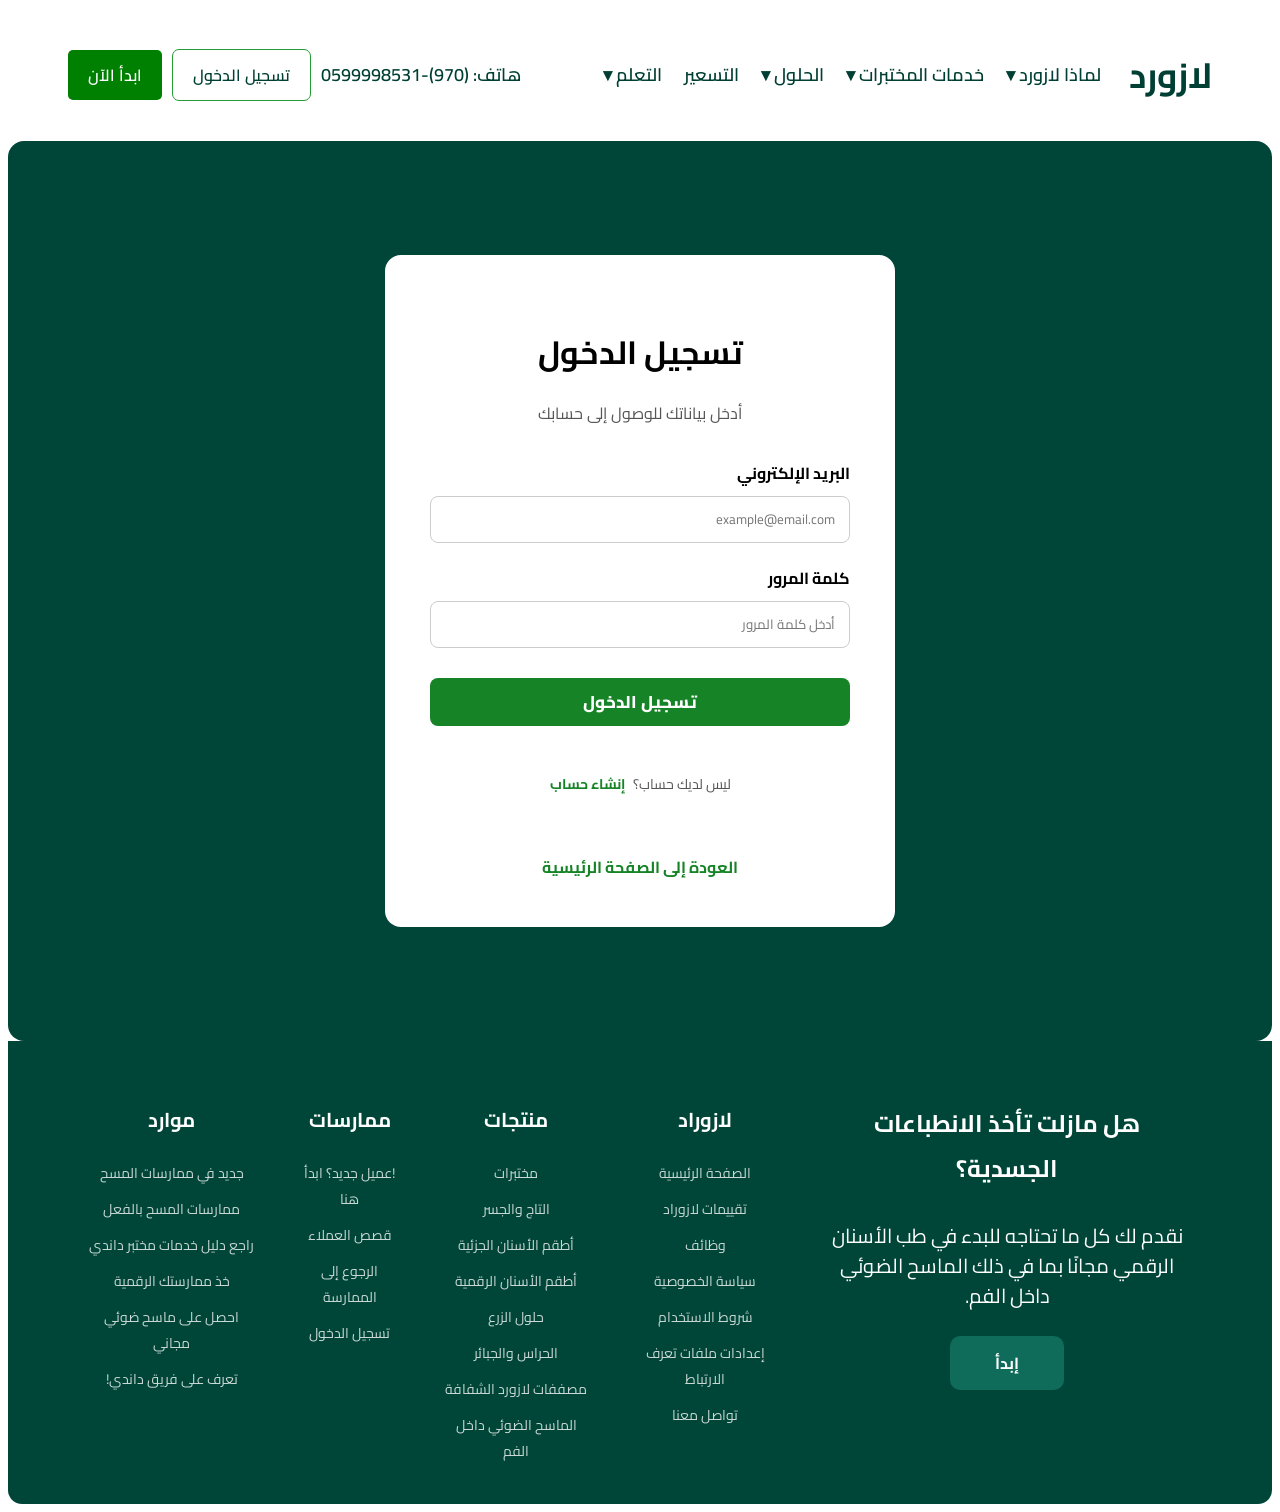
<file: login.html>
<!DOCTYPE html>
<html lang="ar" dir="rtl">

<head>
    <meta charset="UTF-8">

    <link href="https://fonts.googleapis.com/css2?family=Cairo:wght@300;400;600;700&display=swap" rel="stylesheet">

    <link rel="stylesheet" href="style.css">

    <title> تسجيل الدخول </title>
</head>

<body>
    <!-- header-->

    <header class="navbar">
        <div class="nav-right">
            <a href="index.html" class="logo">لازورد</a>

            <nav class="nav-links">
                <a href="why.html">لماذا لازورد ▾</a>
                <a href="services.html">خدمات المختبرات ▾</a>
                <a href="solution.html">الحلول ▾</a>
                <a href="pricing.html">التسعير</a>
                <a href="learning.html">التعلم ▾</a>
            </nav>
        </div>

        <div class="nav-left">
            <p class="phone">هاتف: (970)-0599998531</p>
            <a class="login-btn outline" href="login.html">تسجيل الدخول</a>
            <a class="start-btn" href="signup.html">ابدأ الآن</a>
        </div>
    </header>
    <!-- main -->
  
 

    <main class="login-page">
        <div class="login-box">
            <h1>تسجيل الدخول</h1>
            <p>أدخل بياناتك للوصول إلى حسابك</p>

            <form>
                <label>البريد الإلكتروني</label>
                <input type="email" placeholder="example@email.com">

                <label>كلمة المرور</label>
                <input type="password" placeholder="أدخل كلمة المرور">

                <button type="submit">تسجيل الدخول</button>
            </form>
            <p class="signup-text">
                ليس لديك حساب؟
                <a href="signup.html">إنشاء حساب</a>
            </p>

            <a href="index.html">العودة إلى الصفحة الرئيسية</a>
        </div>
    </main>

 
     

    <footer class="footer">
        <div class="footer-cta">
            <h2>هل مازلت تأخذ الانطباعات الجسدية؟</h2>
            <p>
                نقدم لك كل ما تحتاجه للبدء في طب الأسنان الرقمي مجانًا
                بما في ذلك الماسح الضوئي داخل الفم.
            </p>
            <a href="signup.html" class="footer-btn">إبدأ</a>
        </div>
    
        <div class="footer-column">
            <h3>لازوراد</h3>
            <a href="index.html">الصفحة الرئيسية</a>
            <a href="#">تقييمات لازوراد</a>
            <a href="#">وظائف</a>
            <a href="#">سياسة الخصوصية</a>
            <a href="#">شروط الاستخدام</a>
            <a href="#">إعدادات ملفات تعرف الارتباط</a>
            <a href="#">تواصل معنا</a>
        </div>
    
        <div class="footer-column">
            <h3>منتجات</h3>
            <a href="#">مختبرات</a>
            <a href="#">التاج والجسر</a>
            <a href="#">أطقم الأسنان الجزئية</a>
            <a href="#">أطقم الأسنان الرقمية</a>
            <a href="#">حلول الزرع</a>
            <a href="#">الحراس والجبائر</a>
            <a href="#">مصففات لازورد الشفافة</a>
            <a href="#">الماسح الضوئي داخل الفم</a>
    
        </div>
    
        <div class="footer-column">
            <h3>ممارسات</h3>
            <a href="signup.html">!عميل جديد؟ ابدأ هنا</a>
            <a href="#">قصص العملاء</a>
            <a href="#">الرجوع إلى الممارسة</a>
            <a href="login.html">تسجيل الدخول</a>
        </div>
    
        <div class="footer-column">
            <h3>موارد</h3>
            <a href="#">جديد في ممارسات المسح</a>
            <a href="#">ممارسات المسح بالفعل</a>
            <a href="#"> راجع دليل خدمات مختبر داندي</a>
            <a href="#">خذ ممارستك الرقمية</a>
            <a href="#">احصل على ماسح ضوئي مجاني</a>
            <a href="#"> تعرف على فريق داندي!</a>
    
        </div>
    </footer>
    <script src="script.js"></script>
    
    </body>
    
    </html>
</file>
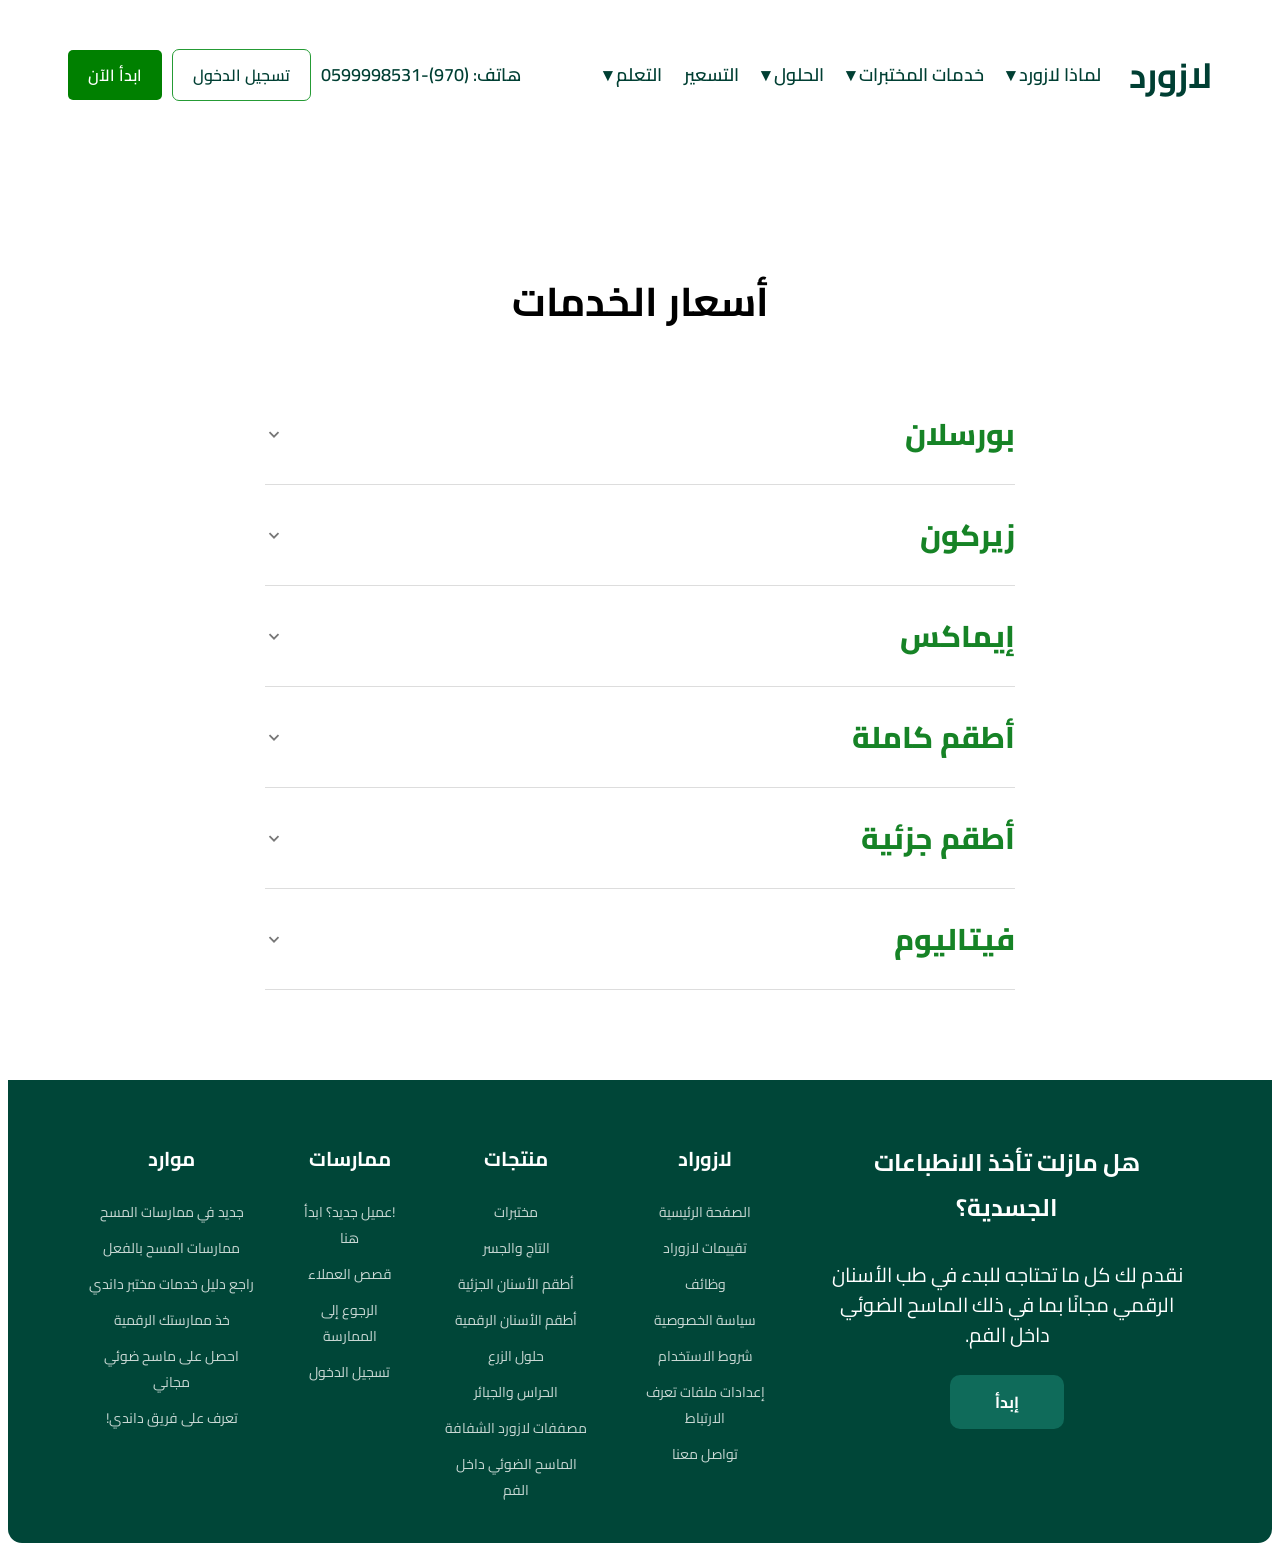
<file: pricing.html>
<!DOCTYPE html>
<html lang="ar" dir="rtl">

<head>
    <meta charset="UTF-8">

    <link href="https://fonts.googleapis.com/css2?family=Cairo:wght@300;400;600;700&display=swap" rel="stylesheet">

    <link rel="stylesheet" href="style.css">

    <title>التسعير </title>
</head>

<body>
    <!-- header-->

    <header class="navbar">
        <div class="nav-right">
            <a href="index.html" class="logo">لازورد</a>

            <nav class="nav-links">
                <a href="why.html">لماذا لازورد ▾</a>
                <a href="services.html">خدمات المختبرات ▾</a>
                <a href="solution.html">الحلول ▾</a>
                <a href="pricing.html">التسعير</a>
                <a href="learning.html">التعلم ▾</a>
            </nav>
        </div>

        <div class="nav-left">
            <p class="phone">هاتف: (970)-0599998531</p>
            <a class="login-btn outline" href="login.html">تسجيل الدخول</a>
            <a class="start-btn" href="signup.html">ابدأ الآن</a>
        </div>
    </header>
    <!-- main -->
     <main>
        <section class="pricing-section">
            <h1>أسعار الخدمات</h1>
        
            <div class="pricing-item">
                <div class="pricing-header">
                    <span>بورسلان</span>
        
                    <svg class="pricing-arrow" width="18" height="18" viewBox="0 0 20 20">
                        <path d="M5 8l5 5 5-5" stroke="currentColor" stroke-width="2" fill="none" />
                    </svg>
                </div>
        
                <div class="pricing-content">
                    <p>السعر يبدأ من 50$ حسب الحالة.</p>
                </div>
            </div>
        
            <div class="pricing-item">
                <div class="pricing-header">
                    <span>زيركون</span>
        
                    <svg class="pricing-arrow" width="18" height="18" viewBox="0 0 20 20">
                        <path d="M5 8l5 5 5-5" stroke="currentColor" stroke-width="2" fill="none" />
                    </svg>
                </div>
        
                <div class="pricing-content">
                    <p>السعر يبدأ من 80$ حسب الحالة.</p>
                </div>
            </div>
        
            <div class="pricing-item">
                <div class="pricing-header">
                    <span>إيماكس</span>
        
                    <svg class="pricing-arrow" width="18" height="18" viewBox="0 0 20 20">
                        <path d="M5 8l5 5 5-5" stroke="currentColor" stroke-width="2" fill="none" />
                    </svg>
                </div>
        
                <div class="pricing-content">
                    <p>السعر يبدأ من 90$ حسب الحالة.</p>
                </div>
            </div>

            <div class="pricing-item">
                <div class="pricing-header">
                    <span>أطقم كاملة</span>
                    <svg class="pricing-arrow" width="18" height="18" viewBox="0 0 20 20">
                        <path d="M5 8l5 5 5-5" stroke="currentColor" stroke-width="2" fill="none" />
                    </svg>
                </div>
                <div class="pricing-content">
                    <p>السعر يبدأ من 120$ حسب الحالة وعدد الأسنان.</p>
                </div>
            </div>
            
            <div class="pricing-item">
                <div class="pricing-header">
                    <span>أطقم جزئية</span>
                    <svg class="pricing-arrow" width="18" height="18" viewBox="0 0 20 20">
                        <path d="M5 8l5 5 5-5" stroke="currentColor" stroke-width="2" fill="none" />
                    </svg>
                </div>
                <div class="pricing-content">
                    <p>السعر يبدأ من 80$ حسب التصميم وعدد الأسنان.</p>
                </div>
            </div>
            
            <div class="pricing-item">
                <div class="pricing-header">
                    <span>فيتاليوم</span>
                    <svg class="pricing-arrow" width="18" height="18" viewBox="0 0 20 20">
                        <path d="M5 8l5 5 5-5" stroke="currentColor" stroke-width="2" fill="none" />
                    </svg>
                </div>
                <div class="pricing-content">
                    <p>السعر يبدأ من 100$ حسب حجم الحالة ونوع التصميم.</p>
                </div>
            </div>
        </section>
     </main>
    <footer class="footer">
        <div class="footer-cta">
            <h2>هل مازلت تأخذ الانطباعات الجسدية؟</h2>
            <p>
                نقدم لك كل ما تحتاجه للبدء في طب الأسنان الرقمي مجانًا
                بما في ذلك الماسح الضوئي داخل الفم.
            </p>
            <a href="signup.html" class="footer-btn">إبدأ</a>
        </div>
    
        <div class="footer-column">
            <h3>لازوراد</h3>
            <a href="index.html">الصفحة الرئيسية</a>
            <a href="#">تقييمات لازوراد</a>
            <a href="#">وظائف</a>
            <a href="#">سياسة الخصوصية</a>
            <a href="#">شروط الاستخدام</a>
            <a href="#">إعدادات ملفات تعرف الارتباط</a>
            <a href="#">تواصل معنا</a>
        </div>
    
        <div class="footer-column">
            <h3>منتجات</h3>
            <a href="#">مختبرات</a>
            <a href="#">التاج والجسر</a>
            <a href="#">أطقم الأسنان الجزئية</a>
            <a href="#">أطقم الأسنان الرقمية</a>
            <a href="#">حلول الزرع</a>
            <a href="#">الحراس والجبائر</a>
            <a href="#">مصففات لازورد الشفافة</a>
            <a href="#">الماسح الضوئي داخل الفم</a>
    
        </div>
    
        <div class="footer-column">
            <h3>ممارسات</h3>
            <a href="signup.html">!عميل جديد؟ ابدأ هنا</a>
            <a href="#">قصص العملاء</a>
            <a href="#">الرجوع إلى الممارسة</a>
            <a href="login.html">تسجيل الدخول</a>
        </div>
    
        <div class="footer-column">
            <h3>موارد</h3>
            <a href="#">جديد في ممارسات المسح</a>
            <a href="#">ممارسات المسح بالفعل</a>
            <a href="#"> راجع دليل خدمات مختبر داندي</a>
            <a href="#">خذ ممارستك الرقمية</a>
            <a href="#">احصل على ماسح ضوئي مجاني</a>
            <a href="#"> تعرف على فريق داندي!</a>
    
        </div>
    </footer>
    <script src="script.js"></script>
    
    </body>
    
    </html>
</file>
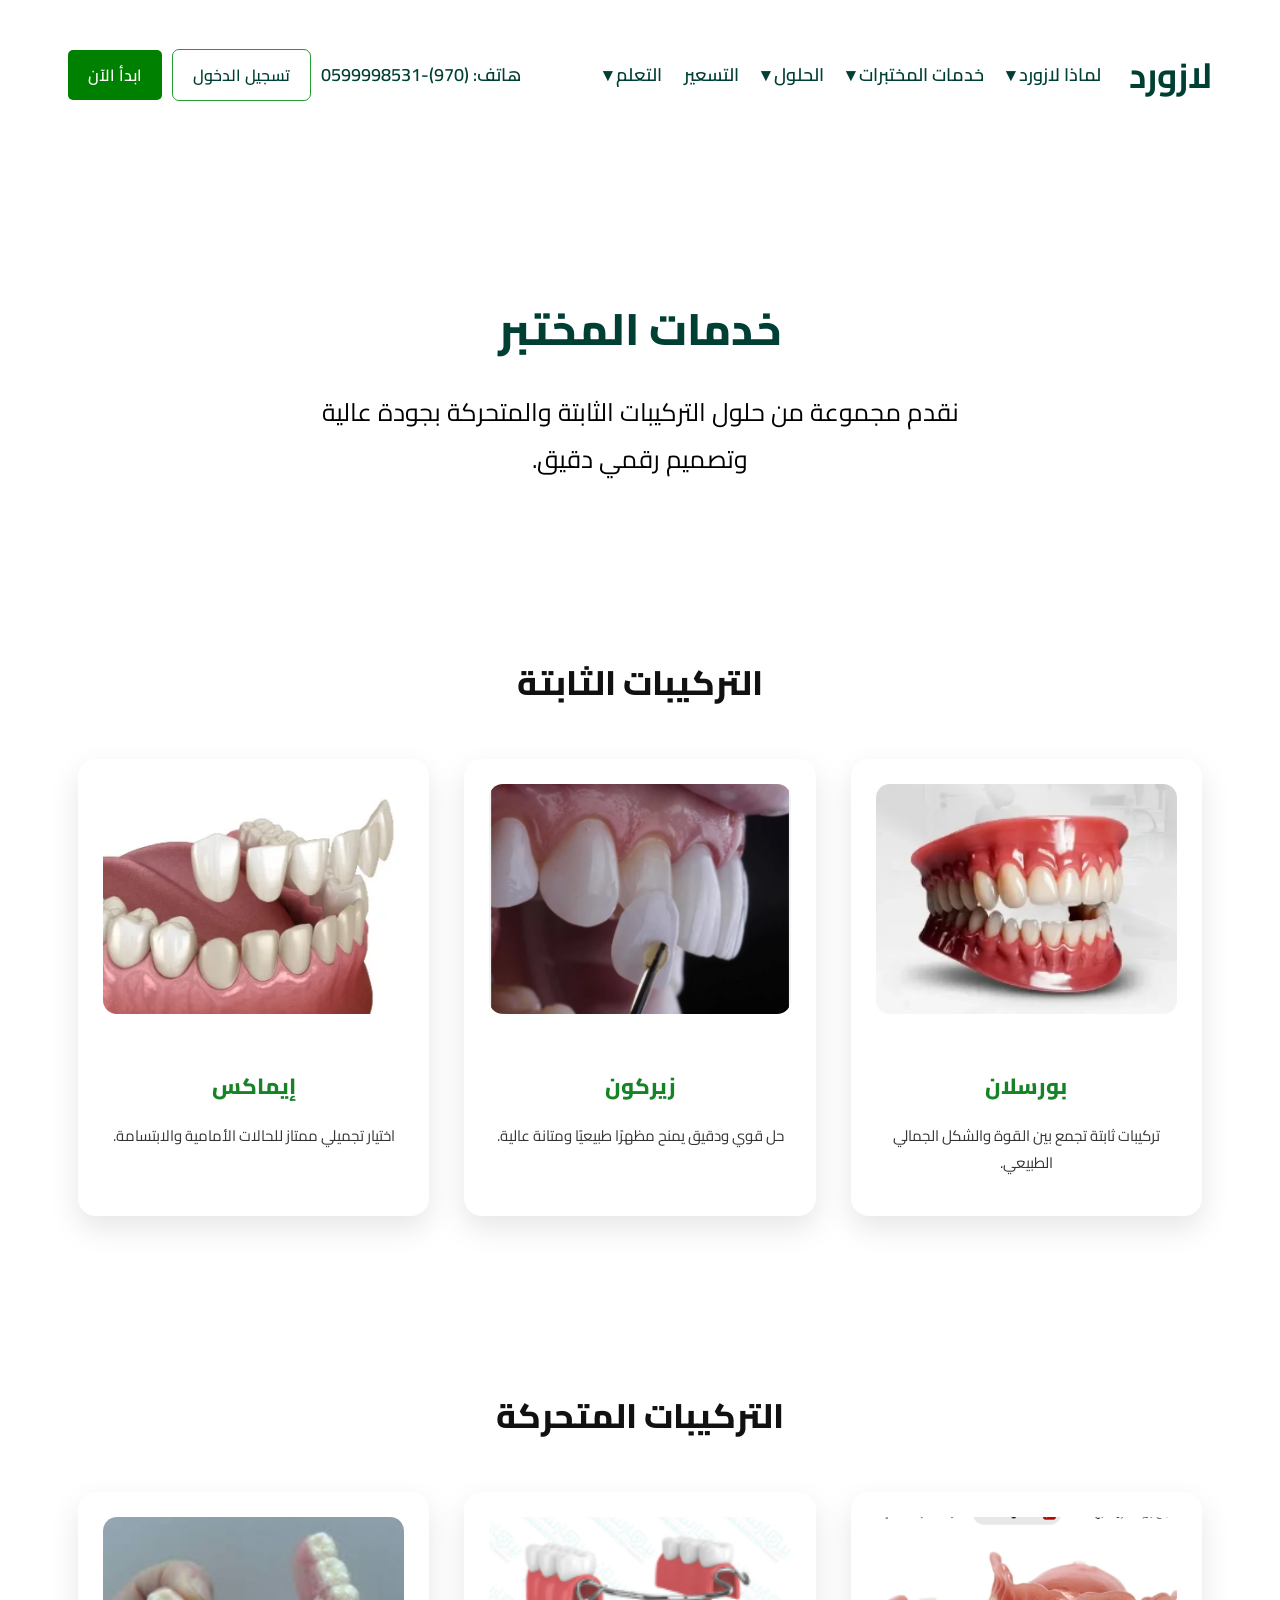
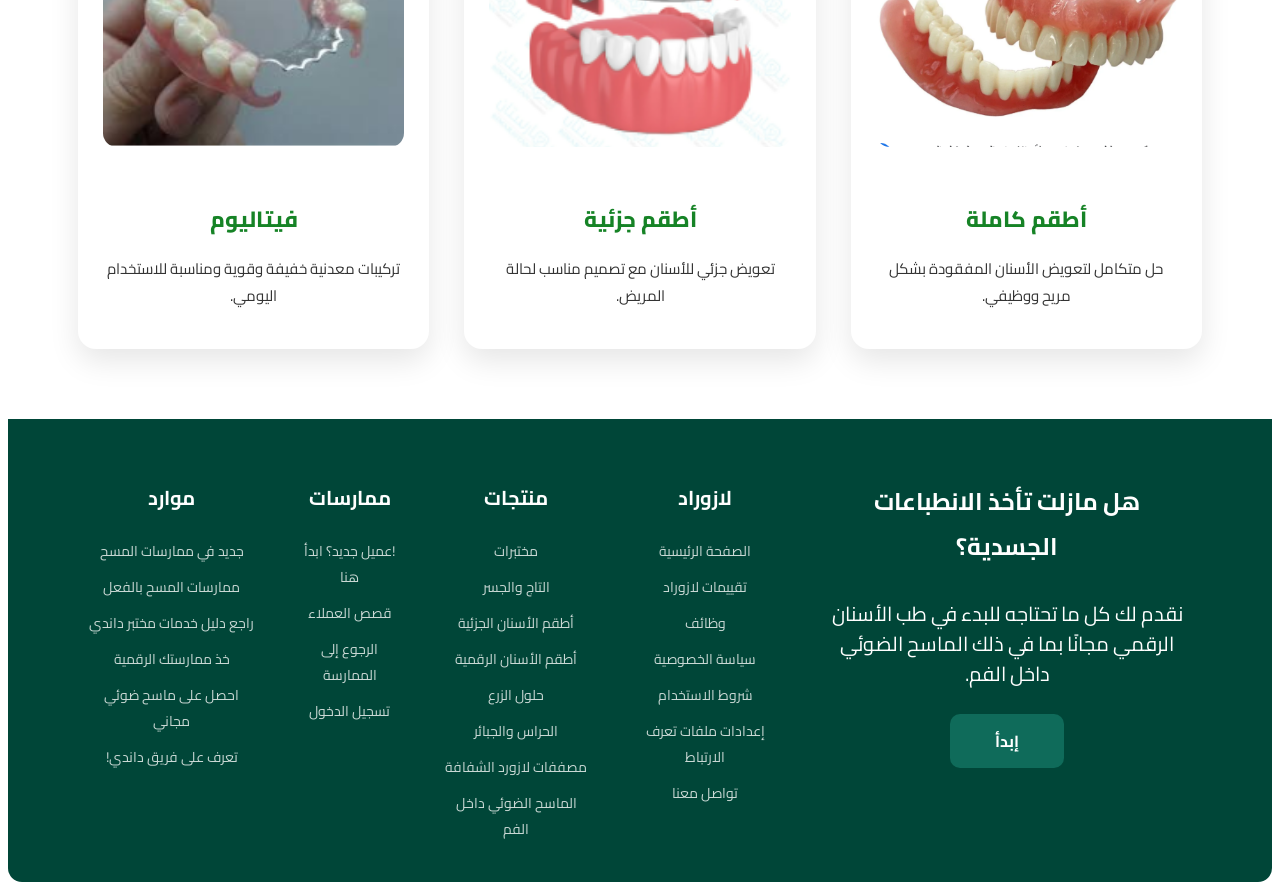
<file: services.html>
<!DOCTYPE html>
<html lang="ar" dir="rtl">

<head>
    <meta charset="UTF-8">

    <link href="https://fonts.googleapis.com/css2?family=Cairo:wght@300;400;600;700&display=swap" rel="stylesheet">

    <link rel="stylesheet" href="style.css">

    <title> خدمات المختبرات</title>
</head>

<body>
    <!-- header-->

    <header class="navbar">
        <div class="nav-right">
            <a href="index.html" class="logo">لازورد</a>

            <nav class="nav-links">
                <a href="why.html">لماذا لازورد ▾</a>
                <a href="services.html">خدمات المختبرات ▾</a>
                <a href="solution.html">الحلول ▾</a>
                <a href="pricing.html">التسعير</a>
                <a href="learning.html">التعلم ▾</a>
            </nav>
        </div>

        <div class="nav-left">
            <p class="phone">هاتف: (970)-0599998531</p>
            <a class="login-btn outline" href="login.html">تسجيل الدخول</a>
            <a class="start-btn" href="signup.html">ابدأ الآن</a>
        </div>
    </header>
    <!-- main -->
     <main>
        <section class="services-hero">
            <h1 class="text-reveal">خدمات المختبر</h1>
            <p class="text-reveal">
                نقدم مجموعة من حلول التركيبات الثابتة والمتحركة بجودة عالية وتصميم رقمي دقيق.
            </p>
        </section>
        
        <section class="services-category">
            <h2 class="text-reveal">التركيبات الثابتة</h2>
        
            <div class="services-grid">
                <div class="service-card">
                    <img class="reveal" src="images/porcelain.PNG" alt="بورسلان">
                    <h3 class="text-reveal">بورسلان</h3>
                    <p class="text-reveal">تركيبات ثابتة تجمع بين القوة والشكل الجمالي الطبيعي.</p>
                </div>
        
                <div class="service-card">
                    <img class="reveal" src="images/zircon.PNG" alt="زيركون">
                    <h3 class="text-reveal">زيركون</h3>
                    <p class="text-reveal">حل قوي ودقيق يمنح مظهرًا طبيعيًا ومتانة عالية.</p>
                </div>
        
                <div class="service-card">
                    <img class="reveal" src="images/emax.PNG" alt="إيماكس">
                    <h3 class="text-reveal">إيماكس</h3>
                    <p class="text-reveal">اختيار تجميلي ممتاز للحالات الأمامية والابتسامة.</p>
                </div>
            </div>
        </section>
        
        <section class="services-category">
            <h2 class="text-reveal">التركيبات المتحركة</h2>
        
            <div class="services-grid">
                <div class="service-card">
                    <img class="reveal" src="images/full-denture.PNG" alt="أطقم كاملة">
                    <h3 class="text-reveal">أطقم كاملة</h3>
                    <p class="text-reveal">حل متكامل لتعويض الأسنان المفقودة بشكل مريح ووظيفي.</p>
                </div>
        
                <div class="service-card">
                    <img class="reveal" src="images/partial-denture.PNG
                    " alt="أطقم جزئية">
                    <h3 class="text-reveal">أطقم جزئية</h3>
                    <p class="text-reveal">تعويض جزئي للأسنان مع تصميم مناسب لحالة المريض.</p>
                </div>
        
                <div class="service-card">
                    <img class="reveal" src="images/vitalium.PNG" alt="فيتاليوم">
                    <h3 class="text-reveal">فيتاليوم</h3>
                    <p class="text-reveal">تركيبات معدنية خفيفة وقوية ومناسبة للاستخدام اليومي.</p>
                </div>
            </div>
        </section>
     </main>
    <footer class="footer">
        <div class="footer-cta">
            <h2>هل مازلت تأخذ الانطباعات الجسدية؟</h2>
            <p>
                نقدم لك كل ما تحتاجه للبدء في طب الأسنان الرقمي مجانًا
                بما في ذلك الماسح الضوئي داخل الفم.
            </p>
            <a href="signup.html" class="footer-btn">إبدأ</a>
        </div>
    
        <div class="footer-column">
            <h3>لازوراد</h3>
            <a href="index.html">الصفحة الرئيسية</a>
            <a href="#">تقييمات لازوراد</a>
            <a href="#">وظائف</a>
            <a href="#">سياسة الخصوصية</a>
            <a href="#">شروط الاستخدام</a>
            <a href="#">إعدادات ملفات تعرف الارتباط</a>
            <a href="#">تواصل معنا</a>
        </div>
    
        <div class="footer-column">
            <h3>منتجات</h3>
            <a href="#">مختبرات</a>
            <a href="#">التاج والجسر</a>
            <a href="#">أطقم الأسنان الجزئية</a>
            <a href="#">أطقم الأسنان الرقمية</a>
            <a href="#">حلول الزرع</a>
            <a href="#">الحراس والجبائر</a>
            <a href="#">مصففات لازورد الشفافة</a>
            <a href="#">الماسح الضوئي داخل الفم</a>
    
        </div>
    
        <div class="footer-column">
            <h3>ممارسات</h3>
            <a href="signup.html">!عميل جديد؟ ابدأ هنا</a>
            <a href="#">قصص العملاء</a>
            <a href="#">الرجوع إلى الممارسة</a>
            <a href="login.html">تسجيل الدخول</a>
        </div>
    
        <div class="footer-column">
            <h3>موارد</h3>
            <a href="#">جديد في ممارسات المسح</a>
            <a href="#">ممارسات المسح بالفعل</a>
            <a href="#"> راجع دليل خدمات مختبر داندي</a>
            <a href="#">خذ ممارستك الرقمية</a>
            <a href="#">احصل على ماسح ضوئي مجاني</a>
            <a href="#"> تعرف على فريق داندي!</a>
    
        </div>
    </footer>
    <script src="script.js"></script>
    
    </body>
    
    </html>
</file>
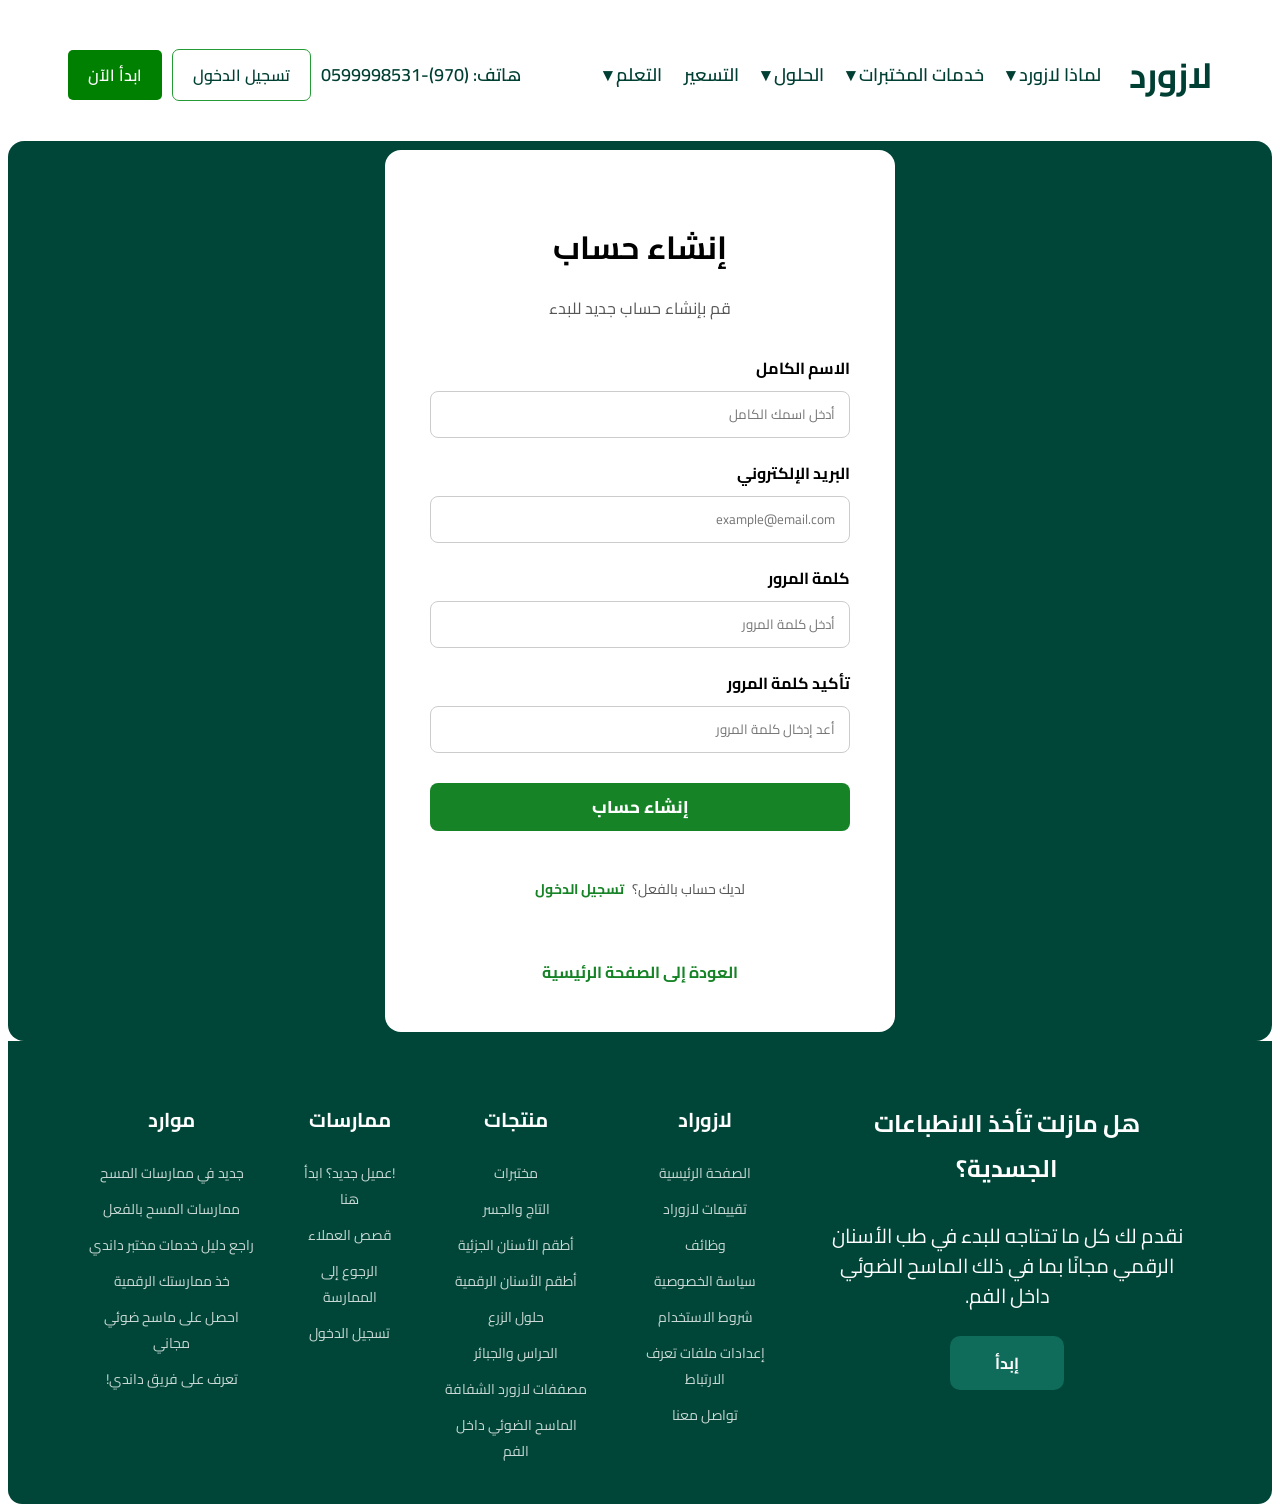
<file: signup.html>
<!DOCTYPE html>
<html lang="ar" dir="rtl">

<head>
    <meta charset="UTF-8">

    <link href="https://fonts.googleapis.com/css2?family=Cairo:wght@300;400;600;700&display=swap" rel="stylesheet">

    <link rel="stylesheet" href="style.css">

    <title> إنشاء حساب </title>
</head>

<body>
    <!-- header-->

    <header class="navbar">
        <div class="nav-right">
            <a href="index.html" class="logo">لازورد</a>

            <nav class="nav-links">
                <a href="why.html">لماذا لازورد ▾</a>
                <a href="services.html">خدمات المختبرات ▾</a>
                <a href="solution.html">الحلول ▾</a>
                <a href="pricing.html">التسعير</a>
                <a href="learning.html">التعلم ▾</a>
            </nav>
        </div>

        <div class="nav-left">
            <p class="phone">هاتف: (970)-0599998531</p>
            <a class="login-btn outline" href="login.html">تسجيل الدخول</a>
            <a class="start-btn" href="signup.html">ابدأ الآن</a>
        </div>
    </header>
    <!-- main -->
 
<main class="login-page">
    <div class="login-box">
        <h1>إنشاء حساب</h1>
        <p>قم بإنشاء حساب جديد للبدء</p>

        <form>
            <label>الاسم الكامل</label>
            <input type="text" placeholder="أدخل اسمك الكامل">

            <label>البريد الإلكتروني</label>
            <input type="email" placeholder="example@email.com">

            <label>كلمة المرور</label>
            <input type="password" placeholder="أدخل كلمة المرور">

            <label>تأكيد كلمة المرور</label>
            <input type="password" placeholder="أعد إدخال كلمة المرور">

            <button type="submit">إنشاء حساب</button>
        </form>

        <p class="signup-text">
            لديك حساب بالفعل؟
            <a href="login.html">تسجيل الدخول</a>
        </p>

        <a href="index.html">العودة إلى الصفحة الرئيسية</a>
    </div>
 
</main>


        <!-- footer-->
        <footer class="footer">
            <div class="footer-cta">
                <h2>هل مازلت تأخذ الانطباعات الجسدية؟</h2>
                <p>
                    نقدم لك كل ما تحتاجه للبدء في طب الأسنان الرقمي مجانًا
                    بما في ذلك الماسح الضوئي داخل الفم.
                </p>
                <a href="#" class="footer-btn">إبدأ</a>
            </div>
        
            <div class="footer-column">
                <h3>لازوراد</h3>
                <a href="index.html">الصفحة الرئيسية</a>
                <a href="#">تقييمات لازوراد</a>
                <a href="#">وظائف</a>
                <a href="#">سياسة الخصوصية</a>
                <a href="#">شروط الاستخدام</a>
                <a href="#">إعدادات ملفات تعرف الارتباط</a>
                <a href="#">تواصل معنا</a>
            </div>
        
            <div class="footer-column">
                <h3>منتجات</h3>
                <a href="#">مختبرات</a>
                <a href="#">التاج والجسر</a>
                <a href="#">أطقم الأسنان الجزئية</a>
                <a href="#">أطقم الأسنان الرقمية</a>
                <a href="#">حلول الزرع</a>
                <a href="#">الحراس والجبائر</a>
                <a href="#">مصففات لازورد الشفافة</a>
                <a href="#">الماسح الضوئي داخل الفم</a>
        
            </div>
        
            <div class="footer-column">
                <h3>ممارسات</h3>
                <a href="#">!عميل جديد؟ ابدأ هنا</a>
                <a href="#">قصص العملاء</a>
                <a href="#">الرجوع إلى الممارسة</a>
                <a href="#">تسجيل الدخول</a>
            </div>
        
            <div class="footer-column">
                <h3>موارد</h3>
                <a href="#">جديد في ممارسات المسح</a>
                <a href="#">ممارسات المسح بالفعل</a>
                <a href="#"> راجع دليل خدمات مختبر داندي</a>
                <a href="#">خذ ممارستك الرقمية</a>
                <a href="#">احصل على ماسح ضوئي مجاني</a>
                <a href="#"> تعرف على فريق داندي!</a>
        
            </div>
        </footer>
        <script src="script.js"></script>
        
        </body>
        
        </html>
</file>
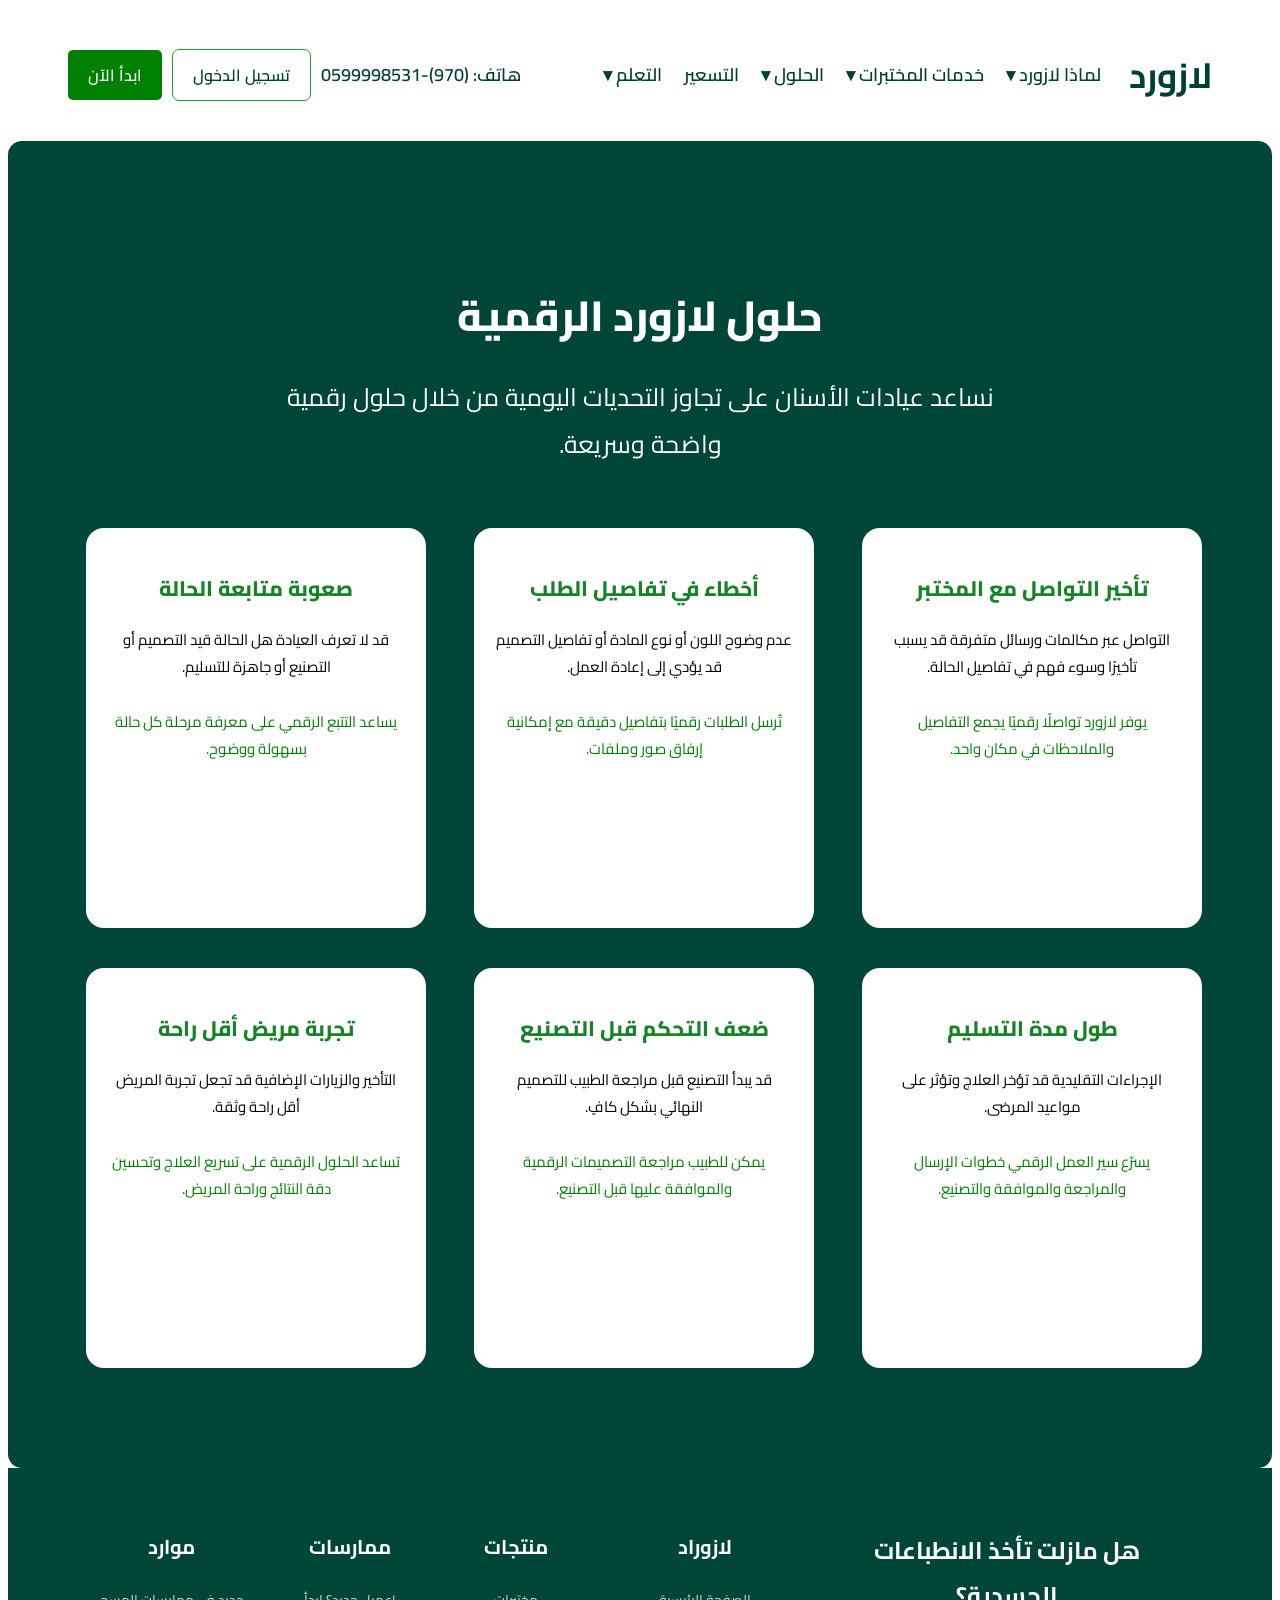
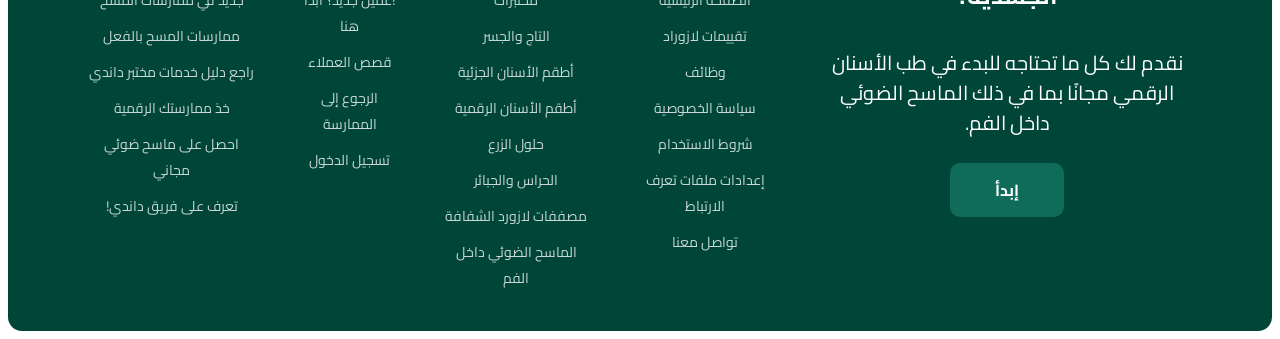
<file: solution.html>
<!DOCTYPE html>
<html lang="ar" dir="rtl">

<head>
    <meta charset="UTF-8">

    <link href="https://fonts.googleapis.com/css2?family=Cairo:wght@300;400;600;700&display=swap" rel="stylesheet">

    <link rel="stylesheet" href="style.css">

    <title> الحلول </title>
</head>

<body>
    <!-- header-->

    <header class="navbar">
        <div class="nav-right">
            <a href="index.html" class="logo">لازورد</a>

            <nav class="nav-links">
                <a href="why.html">لماذا لازورد ▾</a>
                <a href="services.html">خدمات المختبرات ▾</a>
                <a href="solution.html">الحلول ▾</a>
                <a href="pricing.html">التسعير</a>
                <a href="learning.html">التعلم ▾</a>
            </nav>
        </div>

        <div class="nav-left">
            <p class="phone">هاتف: (970)-0599998531</p>
            <a class="login-btn outline" href="login.html">تسجيل الدخول</a>
            <a class="start-btn" href="signup.html">ابدأ الآن</a>
        </div>
    </header>
    <!-- main -->
     <main>
        <section class="solutions-section">
            <h1 class="text-reveal">حلول لازورد الرقمية</h1>
            <p class="solutions-intro text-reveal">
                نساعد عيادات الأسنان على تجاوز التحديات اليومية من خلال حلول رقمية واضحة وسريعة.
            </p>
        
            <div class="solutions-grid">
        
                <div class="solution-card reveal">
                    <h3>تأخير التواصل مع المختبر</h3>
                    <p class="problem">التواصل عبر مكالمات ورسائل متفرقة قد يسبب تأخيرًا وسوء فهم في تفاصيل الحالة.</p>
                    <p class="solution">يوفر لازورد تواصلًا رقميًا يجمع التفاصيل والملاحظات في مكان واحد.</p>
                </div>
        
                <div class="solution-card reveal">
                    <h3>أخطاء في تفاصيل الطلب</h3>
                    <p class="problem">عدم وضوح اللون أو نوع المادة أو تفاصيل التصميم قد يؤدي إلى إعادة العمل.</p>
                    <p class="solution">تُرسل الطلبات رقميًا بتفاصيل دقيقة مع إمكانية إرفاق صور وملفات.</p>
                </div>
        
                <div class="solution-card reveal">
                    <h3>صعوبة متابعة الحالة</h3>
                    <p class="problem">قد لا تعرف العيادة هل الحالة قيد التصميم أو التصنيع أو جاهزة للتسليم.</p>
                    <p class="solution">يساعد التتبع الرقمي على معرفة مرحلة كل حالة بسهولة ووضوح.</p>
                </div>
        
                <div class="solution-card reveal">
                    <h3>طول مدة التسليم</h3>
                    <p class="problem">الإجراءات التقليدية قد تؤخر العلاج وتؤثر على مواعيد المرضى.</p>
                    <p class="solution">يسرّع سير العمل الرقمي خطوات الإرسال والمراجعة والموافقة والتصنيع.</p>
                </div>
        
                <div class="solution-card reveal">
                    <h3>ضعف التحكم قبل التصنيع</h3>
                    <p class="problem">قد يبدأ التصنيع قبل مراجعة الطبيب للتصميم النهائي بشكل كافٍ.</p>
                    <p class="solution">يمكن للطبيب مراجعة التصميمات الرقمية والموافقة عليها قبل التصنيع.</p>
                </div>
        
                <div class="solution-card reveal">
                    <h3>تجربة مريض أقل راحة</h3>
                    <p class="problem">التأخير والزيارات الإضافية قد تجعل تجربة المريض أقل راحة وثقة.</p>
                    <p class="solution">تساعد الحلول الرقمية على تسريع العلاج وتحسين دقة النتائج وراحة المريض.</p>
                </div>
        
            </div>
        </section>
     </main>
    <footer class="footer">
        <div class="footer-cta">
            <h2>هل مازلت تأخذ الانطباعات الجسدية؟</h2>
            <p>
                نقدم لك كل ما تحتاجه للبدء في طب الأسنان الرقمي مجانًا
                بما في ذلك الماسح الضوئي داخل الفم.
            </p>
            <a href="signup.html" class="footer-btn">إبدأ</a>
        </div>
    
        <div class="footer-column">
            <h3>لازوراد</h3>
            <a href="index.html">الصفحة الرئيسية</a>
            <a href="#">تقييمات لازوراد</a>
            <a href="#">وظائف</a>
            <a href="#">سياسة الخصوصية</a>
            <a href="#">شروط الاستخدام</a>
            <a href="#">إعدادات ملفات تعرف الارتباط</a>
            <a href="#">تواصل معنا</a>
        </div>
    
        <div class="footer-column">
            <h3>منتجات</h3>
            <a href="#">مختبرات</a>
            <a href="#">التاج والجسر</a>
            <a href="#">أطقم الأسنان الجزئية</a>
            <a href="#">أطقم الأسنان الرقمية</a>
            <a href="#">حلول الزرع</a>
            <a href="#">الحراس والجبائر</a>
            <a href="#">مصففات لازورد الشفافة</a>
            <a href="#">الماسح الضوئي داخل الفم</a>
    
        </div>
    
        <div class="footer-column">
            <h3>ممارسات</h3>
            <a href="signup.html">!عميل جديد؟ ابدأ هنا</a>
            <a href="#">قصص العملاء</a>
            <a href="#">الرجوع إلى الممارسة</a>
            <a href="login.html">تسجيل الدخول</a>
        </div>
    
        <div class="footer-column">
            <h3>موارد</h3>
            <a href="#">جديد في ممارسات المسح</a>
            <a href="#">ممارسات المسح بالفعل</a>
            <a href="#"> راجع دليل خدمات مختبر داندي</a>
            <a href="#">خذ ممارستك الرقمية</a>
            <a href="#">احصل على ماسح ضوئي مجاني</a>
            <a href="#"> تعرف على فريق داندي!</a>
    
        </div>
    </footer>
    <script src="script.js"></script>
    
    </body>
    
    </html>
</file>
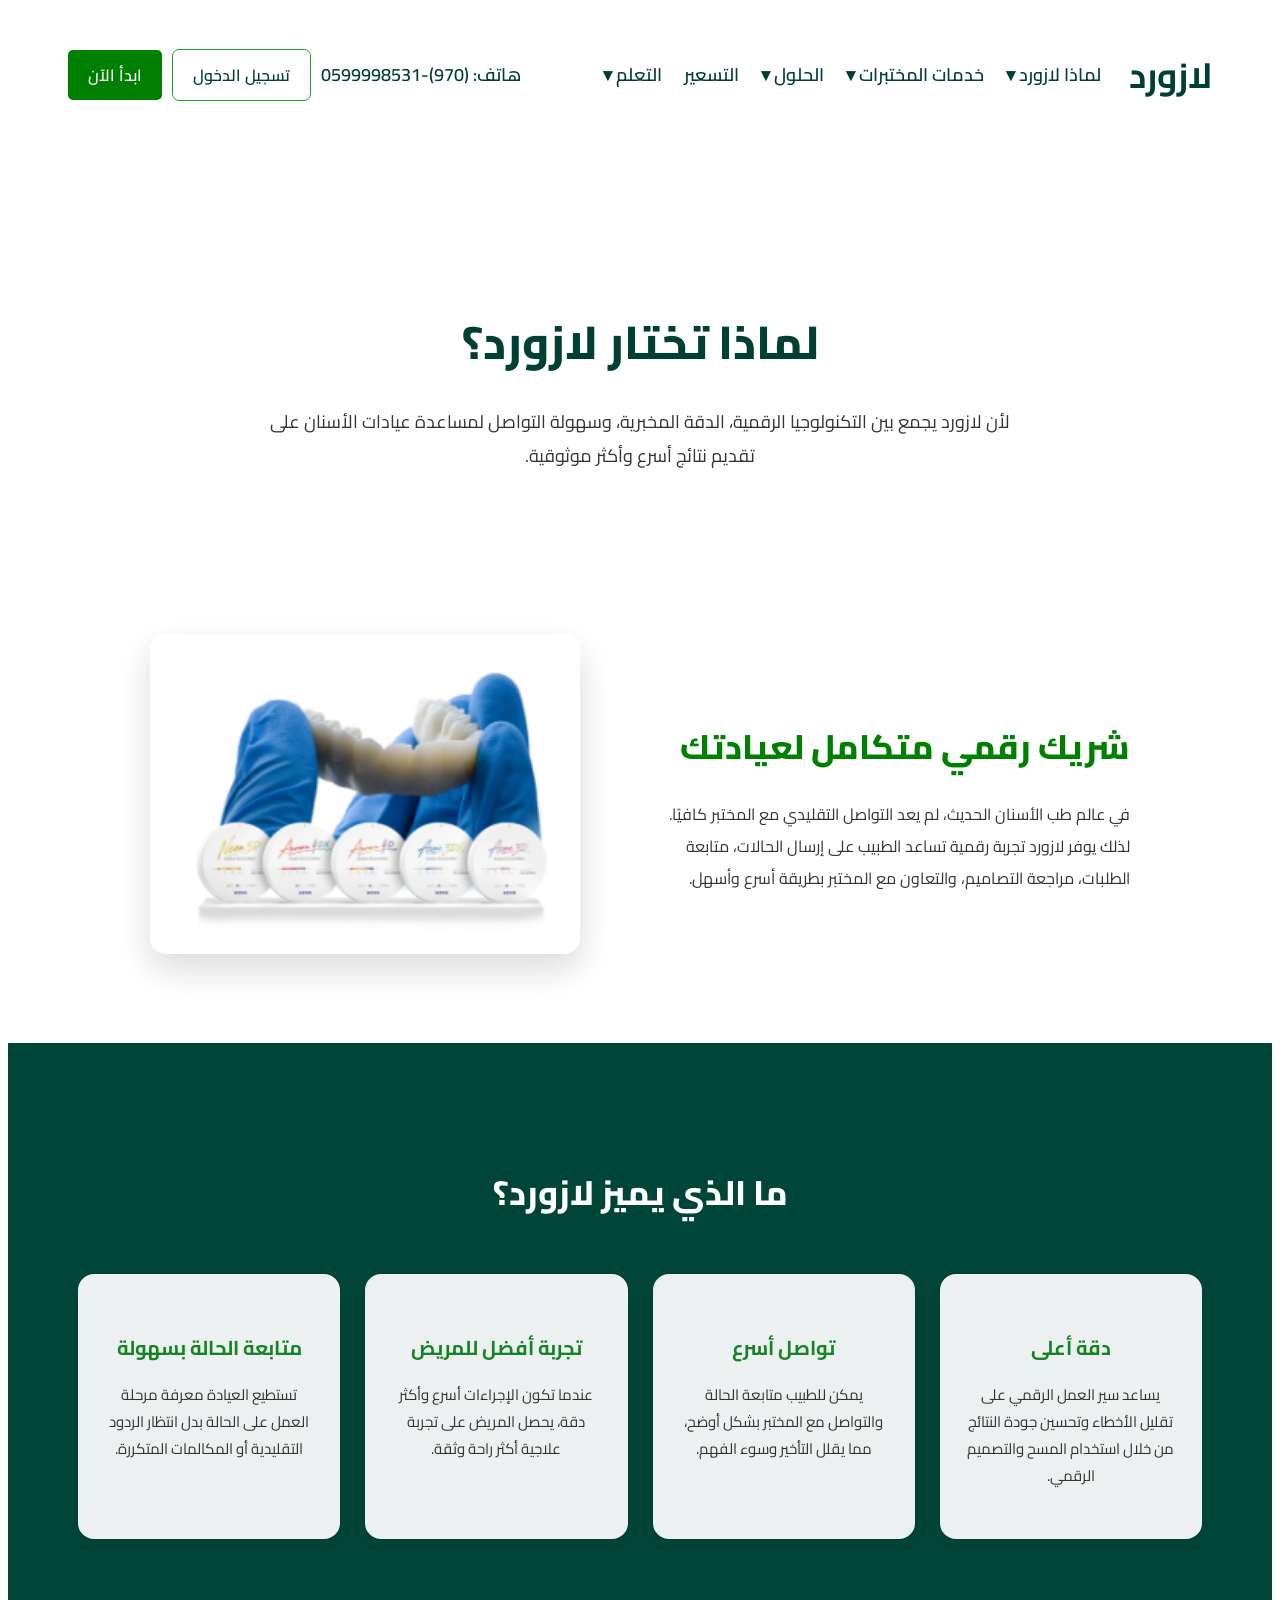
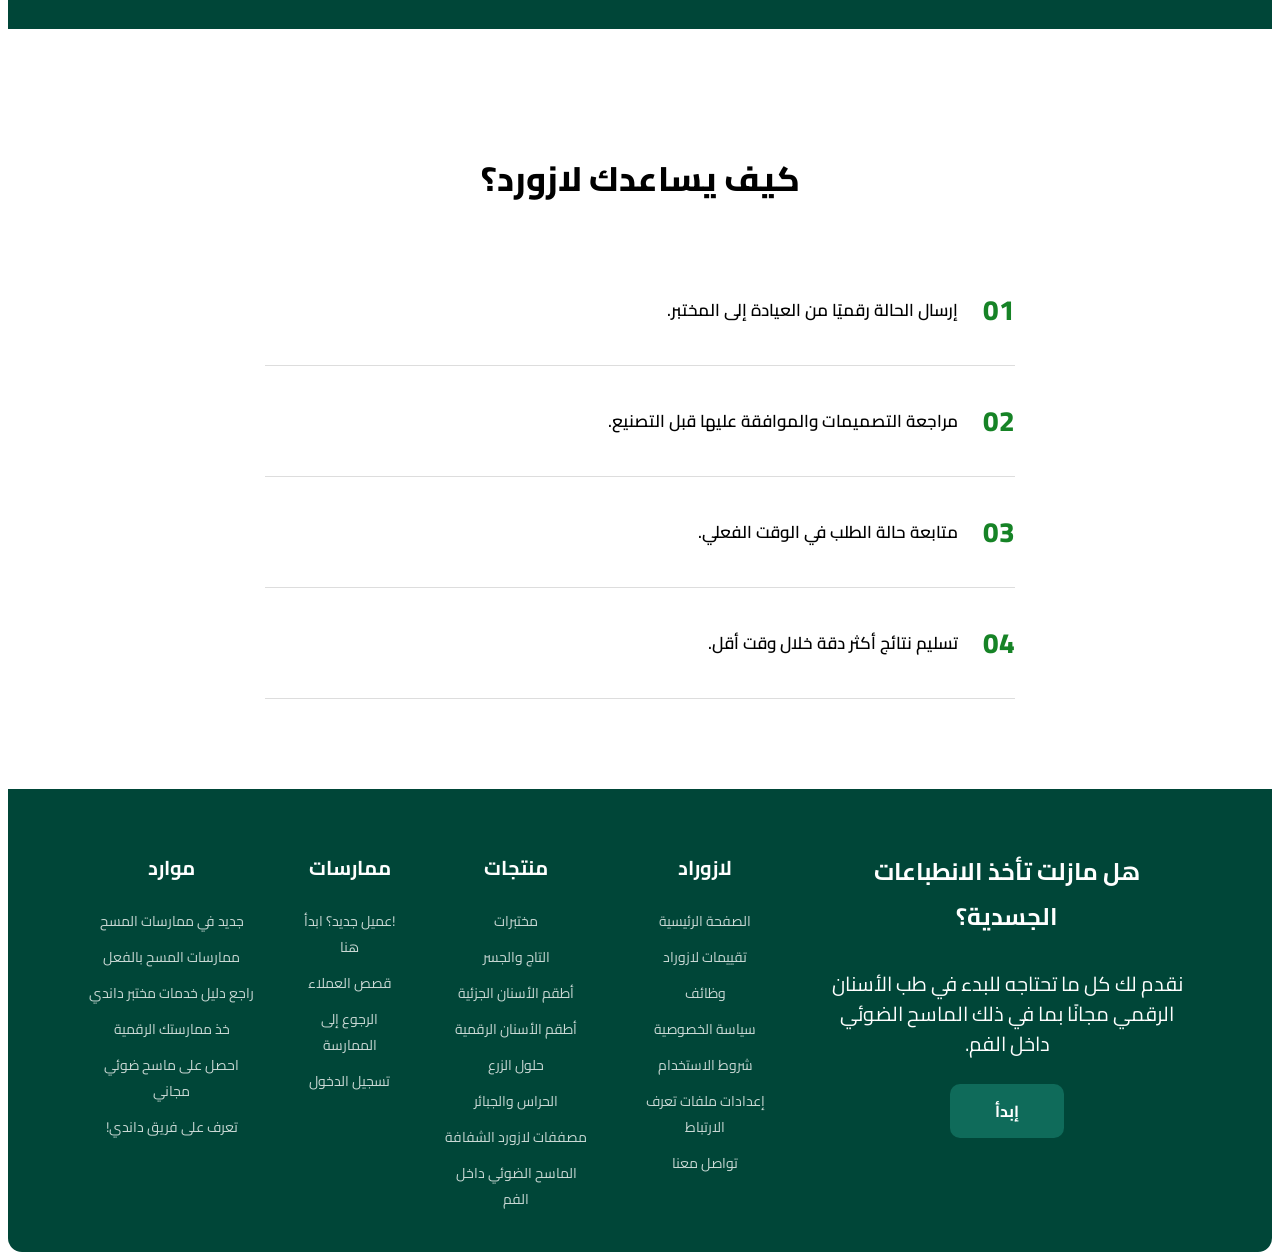
<file: why.html>
<!DOCTYPE html>
<html lang="ar" dir="rtl">

<head>
    <meta charset="UTF-8">

    <link href="https://fonts.googleapis.com/css2?family=Cairo:wght@300;400;600;700&display=swap" rel="stylesheet">

    <link rel="stylesheet" href="style.css">

    <title> لماذا لازورد </title>
</head>

<body>
    <!-- header-->

    <header class="navbar">
        <div class="nav-right">
            <a href="index.html" class="logo">لازورد</a>

            <nav class="nav-links">
                <a href="why.html">لماذا لازورد ▾</a>
                <a href="services.html">خدمات المختبرات ▾</a>
                <a href="solution.html">الحلول ▾</a>
                <a href="pricing.html">التسعير</a>
                <a href="learning.html">التعلم ▾</a>
            </nav>
        </div>

        <div class="nav-left">
            <p class="phone">هاتف: (970)-0599998531</p>
            <a class="login-btn outline" href="login.html">تسجيل الدخول</a>
            <a class="start-btn" href="signup.html">ابدأ الآن</a>
        </div>
    </header>
    <!-- main -->
<main>
<section class="why-hero">
    <h1 class="text-reveal">لماذا تختار لازورد؟</h1>
    <p class="text-reveal">
        لأن لازورد يجمع بين التكنولوجيا الرقمية، الدقة المخبرية، وسهولة التواصل
        لمساعدة عيادات الأسنان على تقديم نتائج أسرع وأكثر موثوقية.
    </p>
</section>

<section class="why-about">
    <div class="why-about-text">
        <h2 class="text-reveal">شريك رقمي متكامل لعيادتك</h2>
        <p class="text-reveal">
            في عالم طب الأسنان الحديث، لم يعد التواصل التقليدي مع المختبر كافيًا.
            لذلك يوفر لازورد تجربة رقمية تساعد الطبيب على إرسال الحالات، متابعة الطلبات،
            مراجعة التصاميم، والتعاون مع المختبر بطريقة أسرع وأسهل.
        </p>
    </div>

    <div class="why-about-image">
        <img class="reveal" src="images/why.PNG" alt="مختبر أسنان رقمي">
    </div>
</section>

<section class="why-benefits">
    <h2 class="text-reveal">ما الذي يميز لازورد؟</h2>

    <div class="why-cards">
        <div class="why-card text-reveal">
            <h3>دقة أعلى</h3>
            <p>
                يساعد سير العمل الرقمي على تقليل الأخطاء وتحسين جودة النتائج من خلال
                استخدام المسح والتصميم الرقمي.
            </p>
        </div>

        <div class="why-card text-reveal">
            <h3>تواصل أسرع</h3>
            <p>
                يمكن للطبيب متابعة الحالة والتواصل مع المختبر بشكل أوضح، مما يقلل
                التأخير وسوء الفهم.
            </p>
        </div>

        <div class="why-card text-reveal">
            <h3>تجربة أفضل للمريض</h3>
            <p>
                عندما تكون الإجراءات أسرع وأكثر دقة، يحصل المريض على تجربة علاجية
                أكثر راحة وثقة.
            </p>
        </div>

        <div class="why-card text-reveal">
            <h3>متابعة الحالة بسهولة</h3>
            <p>
                تستطيع العيادة معرفة مرحلة العمل على الحالة بدل انتظار الردود التقليدية
                أو المكالمات المتكررة.
            </p>
        </div>
    </div>
</section>

<section class="why-process">
    <h2 class="text-reveal">كيف يساعدك لازورد؟</h2>

    <div class="process-list">
        <div class="process-item text-reveal">
            <span>01</span>
            <p>إرسال الحالة رقميًا من العيادة إلى المختبر.</p>
        </div>

        <div class="process-item text-reveal">
            <span>02</span>
            <p>مراجعة التصميمات والموافقة عليها قبل التصنيع.</p>
        </div>

        <div class="process-item text-reveal">
            <span>03</span>
            <p>متابعة حالة الطلب في الوقت الفعلي.</p>
        </div>

        <div class="process-item text-reveal">
            <span>04</span>
            <p>تسليم نتائج أكثر دقة خلال وقت أقل.</p>
        </div>
    </div>
</section>
</main>
    <footer class="footer">
        <div class="footer-cta">
            <h2>هل مازلت تأخذ الانطباعات الجسدية؟</h2>
            <p>
                نقدم لك كل ما تحتاجه للبدء في طب الأسنان الرقمي مجانًا
                بما في ذلك الماسح الضوئي داخل الفم.
            </p>
            <a href="signup.html" class="footer-btn">إبدأ</a>
        </div>
    
        <div class="footer-column">
            <h3>لازوراد</h3>
            <a href="index.html">الصفحة الرئيسية</a>
            <a href="#">تقييمات لازوراد</a>
            <a href="#">وظائف</a>
            <a href="#">سياسة الخصوصية</a>
            <a href="#">شروط الاستخدام</a>
            <a href="#">إعدادات ملفات تعرف الارتباط</a>
            <a href="#">تواصل معنا</a>
        </div>
    
        <div class="footer-column">
            <h3>منتجات</h3>
            <a href="#">مختبرات</a>
            <a href="#">التاج والجسر</a>
            <a href="#">أطقم الأسنان الجزئية</a>
            <a href="#">أطقم الأسنان الرقمية</a>
            <a href="#">حلول الزرع</a>
            <a href="#">الحراس والجبائر</a>
            <a href="#">مصففات لازورد الشفافة</a>
            <a href="#">الماسح الضوئي داخل الفم</a>
    
        </div>
    
        <div class="footer-column">
            <h3>ممارسات</h3>
            <a href="signup.html">!عميل جديد؟ ابدأ هنا</a>
            <a href="#">قصص العملاء</a>
            <a href="#">الرجوع إلى الممارسة</a>
            <a href="login.html">تسجيل الدخول</a>
        </div>
    
        <div class="footer-column">
            <h3>موارد</h3>
            <a href="#">جديد في ممارسات المسح</a>
            <a href="#">ممارسات المسح بالفعل</a>
            <a href="#"> راجع دليل خدمات مختبر داندي</a>
            <a href="#">خذ ممارستك الرقمية</a>
            <a href="#">احصل على ماسح ضوئي مجاني</a>
            <a href="#"> تعرف على فريق داندي!</a>
    
        </div>
    </footer>
    <script src="script.js"></script>
    
    </body>
    
    </html>
</file>
<file: style.css>
/*img*/
img {
    opacity: 0;
    transform: translateY(40px) scale(0.8);
    transition: all 0.1s ease;
}

img.show {
    opacity: 1;
    transform: translateY(0) scale(1);
}

/*nav*/
.navbar {
    display: flex;
    justify-content: space-between;
    align-items: center;
    padding: 32px 60px;
    direction: rtl;
}

.nav-right {
    display: flex;
    align-items: center;
    gap: 28px;
}

.nav-left {
    display: flex;
    align-items: center;
    gap: 10px;
}

.logo {
    font-size: 35px;
    font-weight: 700;
    color: #003f33;
    text-decoration: none;
}

.nav-links {
    display: flex;
    gap: 22px;
}

.nav-links a {
    text-decoration: none;
    color: #003f33;
    font-size: 18px;
    font-weight: 600;
}

.phone {
    font-size: 18px;
    color: #003f33;
    font-weight: 600;
}

.start-btn {
    background: green;
    color: white;
    text-decoration: none;
    padding: 10px 20px;
    border-radius: 5px;
    font-weight: 600;
    font-size: 16px;
}

.login-btn {
    background: transparent;
    color: #003f33;
    text-decoration: none;
    padding: 10px 20px;
    border: 1px solid #259b35;
    border-radius: 7px;
    font-weight: 600;
    font-size: 16px;
}

body {
    font-family: 'Cairo', sans-serif;
    background: white;
}

/*footer*/
.footer {
    background: #004638;
    color: white;
    display: flex;
    justify-content: space-between;
    gap: 40px;
    padding: 40px 80px;
    border-radius: 0 0 14px 14px;
    direction: rtl;
}

.footer-cta {
    text-align: center;
    width: 35%;
}

.footer-cta h2 {
    text-align: center;
    font-size: 24px;
    margin-bottom: 30px;
}

.footer-cta p {
    text-align: center;
    font-size: 20px;
    line-height: 1.5;
    margin-bottom: 25px;
}

.footer-btn {
    text-align: center;
    display: inline-block;
    background: #0f6b5a;
    color: white;
    text-decoration: none;
    padding: 12px 45px;
    border-radius: 10px;
    font-weight: 700;
}

.footer-column {
    text-align: center;
    display: flex;
    flex-direction: column;
    gap: 10px;
}

.footer-column h3 {
    text-align: center;
    font-size: 20px;
    margin-bottom: 12px;
}

.footer-column a {
    text-align: center;
    color: #c9d8d4;
    text-decoration: none;
    font-size: 14px;
}

/*مختبر طب الاسنان الرقمي مع التواصل الحقيقي*/

.hero-section {
    display: flex;
    justify-content: center;
    align-items: center;
    gap: 100px;
    padding: 80px;
    direction: rtl;
    min-height: 100vh;
}

.hero-card {
    background: #004638;
    color: white;
    width: 450px;
    min-height: 600px;
    padding: 55px 35px;
    border-radius: 10px;
    text-align: center;
}

.hero-card h1 {
    font-size: 32px;
    line-height: 1.5;
    margin-bottom: 25px;

}

.hero-card p {
    font-size: 15px;
    line-height: 2.2;
    margin-bottom: 200px;
    max-width: 350px;
    margin-left: auto;
    margin-right: auto;
    text-align: center;
}

.hero-buttons {
    display: flex;
    justify-content: center;
    gap: 16px;
    margin-top: 100px;
}

.hero-btn {
    text-decoration: none;
    padding: 12px 28px;
    border-radius: 5px;
    font-weight: 700;
}

.hero-btn.primary {
    background: white;
    color: black;
}

.hero-btn.secondary {
    /* background: transparent; */
    color: white;
    border: 2px solid white;
}

.hero-image img {
    width: 500px;
    height: 350px;
    object-fit: cover;
    border-radius: 15px;
}

/*تعزيز مستقبل طب الأسنان الرقمي*/

.features-section {
    text-align: center;
    padding: 80px 60px;
}

.features-section h2 {
    font-size: 35px;
    margin-bottom: 20px;
}

.features-desc {
    margin: 0 auto 60px;
    line-height: 1.8;
    max-width: 700px;
}

.features-cards {
    display: flex;
    justify-content: center;
    gap: 60px;

}

.feature-card {
    width: 200px;
}

.feature-card img {
    width: 120px;
    margin-bottom: 15px;
}

.feature-card h3 {
    font-size: 20px;
    margin-bottom: 10px;
}

.feature-card p {
    font-size: 18px;
    line-height: 1.7;
}

/*حلول طب الأسنان الرقمية لتناسب احتياجاتك*/
.solutions-section {
    background: #004638;
    color: white;
    text-align: center;
    padding: 80px 60px;
    border-radius: 14px;
}

.solutions-section h2 {
    font-size: 34px;
    margin-bottom: 45px;
}

.solutions-cards {
    display: flex;
    justify-content: center;
    gap: 18px;
}

.solution-card {
    background: white;
    color: #111;
    width: 420px;
    min-height: 360px;
    padding: 35px 35px;
    border-radius: 14px;
    text-align: right;
}

.solution-card h3 {
    text-align: center;
    font-size: 20px;
    margin-bottom: 18px;
}

.solution-card p {
    text-align: center;
    line-height: 1.8;
    margin-bottom: 28px;
    font-weight: 400;
    font-size:15px;
}

.solution-card ul {
    list-style: none;
    padding: 0;
    margin: 0 0 25px;
}

.solution-card li {
    margin-bottom: 12px;
    font-size: 10px;
}

.solution-card li::before {
    content: "✓";
    color: #168326;
    font-weight: bold;
    margin-left: 8px;
}

.solution-btn {
    display: inline-block;
    background: #168326;
    color: white;
    text-decoration: none;
    padding: 11px 18px;
    border-radius: 6px;
    font-weight: 700;
    font-size: 13px;
}

/*  أطلق العنان للابتكار الرائد في السوق مع مختبر طب الأسنان الخاص بنا*/
.intro-section {
    text-align: center;
    padding: 80px 60px;
}

.intro-section h2 {
    font-size: 25px;
    font-weight: 700;
    max-width: 900px;
    margin: 0 auto 20px;
}

.intro-section p {
    font-size: 16px;
    line-height: 1.8;
    max-width: 700px;
    margin: 0 auto;
    color: black;
}

.products {
    margin-top: 60px;
}

.product-card {
    text-align: center;
}

.product-card img {
    width: 220px;
    height: 170px;
    object-fit: contain;
    border: 1px solid #ddd;
    border-radius: 14px;
    padding: 20px;
    background: white;
    box-shadow: 0 20px 20px rgba(0, 0, 0, 0.205);
    transition: 0.3s;
}


.product-card h3 {
    font-size: 15px;
    font-weight: 800;
    margin-top: 14px;
    color: #111;
}

.row-1 {
    display: flex;
    justify-content: center;
    gap: 30px;
    margin-bottom: 40px;
}

.row-2 {
    display: flex;
    justify-content: center;
    gap: 30px;
}

.products-btn {
    text-align: center;
    margin-top: 50px;
}

.main-btn {
    display: inline-block;
    background: green;
    color: white;
    text-decoration: none;
    padding: 14px 55px;
    border-radius: 7px;
    font-size: 15px;
    font-weight: 800;
}

/* حويل ممارساتك باستخدام سير عمل رقمي مثبتقم بت*/
.workflow-section {
    padding: 80px 60px;
    text-align: center;
    direction: rtl;
}

.workflow-section h2 {
    font-size: 32px;
    font-weight: 800;
    margin-bottom: 14px;
}

.workflow-subtitle {
    font-size: 18px;
    margin-bottom: 55px;
}

.workflow-content {
    display: flex;
    justify-content: center;
    align-items: center;
    gap: 60px;
}

.workflow-image img {
    width: 450px;
    height: 430px;
    object-fit: cover;
    border-radius: 14px;
}

.workflow-list {
    width: 400px;
    text-align: right;
    transform: translateX(40px);
}

.workflow-item {
    position: relative;
    border-bottom: 1px solid #ccc;
}

.workflow-question {
    display: flex;
    justify-content: space-between;
    align-items: center;
    padding: 18px 5px;
    color: green;
    font-size: 20px;
    font-weight: 500;
    cursor: pointer;
}

.workflow-answer {
    display: none;
    position: absolute;
    top: 100%;
    right: 0;
    width: 100%;
    background: white;
    color: #333;
    padding: 15px;
    line-height: 1.8;
    border: 1px solid #ddd;
    border-radius: 8px;
    z-index: 20;
    box-shadow: 0 10px 25px rgba(0, 0, 0, 0.12);
}

.workflow-item.active .workflow-answer {
    display: block;
}

.workflow-item.active .arrow {
    transform: rotate(180deg);
}

/*تحقيق نتائج أفضل لممارساتك و مرضاك*/
.results-section {
    padding: 80px 60px;
    text-align: center;
}

.results-section h2 {
    font-size: 30px;
    font-weight: 800;
    margin-bottom: 50px;
}

.results-cards {
    display: flex;
    justify-content: center;
    gap: 30px;
    flex-wrap: wrap;
    color: black;
}

.result-card {
    width: 320px;
    text-align: center;
}

.result-card img {
    width: 100%;
    height: 200px;
    object-fit: cover;
    border-radius: 12px;
    box-shadow: 0 10px 25px rgba(0, 0, 0, 0.1);
    transition: all 0.3s ease;
}

.result-card img:hover {
    transform: scale(1.05);
    box-shadow: 0 20px 40px rgba(0, 0, 0, 0.2);
}

.result-card h3 {
    font-size: 17px;
    font-weight: 800;
    margin: 15px 0 10px;
}

.result-card p {
    font-size: 14px;
    line-height: 1.8;
    color: black;
}

/* الاف من الممارسات تثق في لازورد و اعمالها المخبرية */
.stats-section {
    background: #4e8f6e;
    padding: 150px 60px;
    border-radius: 18px;
    text-align: center;
    color: white;
    min-height: 450px;
}

.stats-section h2 {
    font-size: 28px;
    margin-bottom: 50px;
    font-weight: 800;
}

.stats-cards {
    display: flex;
    justify-content: center;
    gap: 25px;
    flex-wrap: wrap;
}

.stat-card {
    background: #1c5f50;
    padding: 30px 40px;
    border-radius: 12px;
    width: 200px;
}

.stat-card h3 {
    font-size: 30px;
    font-weight: 800;
    margin-bottom: 10px;
}

.stat-card p {
    font-size: 20px;
}

/*تواصل معنا*/
.contact-section {
    background: #eeece8;
    margin: 60px auto;
    padding: 70px 80px;
    border-radius: 16px;
    display: flex;
    gap: 80px;
    align-items: center;
    direction: rtl;
}

.contact-text {
    flex: 1;
}

.contact-text h2 {
    font-size: 36px;
    font-weight: 800;
    margin-bottom: 25px;
}

.contact-text p {
    font-size: 17px;
    line-height: 1.9;
    margin-bottom: 60px;
}

.contact-text h3 {
    font-size: 28px;
    font-weight: 800;
    margin-bottom: 25px;
}

.contact-text .small-text {
    font-size: 13px;
    line-height: 1.8;
    margin-bottom: 0;
}

.contact-form {
    flex: 1;
    display: grid;
    grid-template-columns: repeat(2, 1fr);
    gap: 28px 20px;
}

.form-group label {
    display: block;
    font-weight: 800;
    margin-bottom: 8px;
    font-size: 14px;
}

.form-group input {
    width: 90%;
    height: 42px;
    border: none;
    padding: 0 14px;
    font-family: inherit;
    font-size: 14px;
    border-radius: 6px;
}

.contact-btn {
    grid-column: 1 / -1;
    background: #168326;
    color: white;
    border: none;
    height: 55px;
    border-radius: 7px;
    font-family: inherit;
    font-size: 18px;
    font-weight: 800;
    cursor: pointer;
}

/*تعرف على المزيد حول مستقبل طب الأسنان و كيف يشكله لازورد*/
.learn-more-section {
    padding: 70px 80px;
    text-align: center;
    direction: rtl;
}

.learn-more-section h2 {
    color: #168326;
    font-size: 22px;
    font-weight: 800;
    margin-bottom: 28px;
    padding-bottom: 28px;
    border-bottom: 2px solid #ccc;
    text-align: right;
}

.learn-content {
    display: flex;
    justify-content: center;
    align-items: flex-start;
    gap: 50px;
}

.learn-side {
    width: 260px;
    display: flex;
    flex-direction: column;
    gap: 35px;
}

.small-article img {
    width: 100%;
    height: 135px;
    object-fit: cover;
    border-radius: 10px;
}

.small-article h3 {
    font-size: 18px;
    font-weight: 800;
    margin-top: 15px;
}

.learn-main {
    width: 560px;
    margin-top: 20px;
}

.learn-main img {
    width: 100%;
    height: 100%;
    object-fit: cover;
    border-radius: 12px;
}

.learn-main h3 {
    font-size: 20px;
    font-weight: 800;
    margin-top: 18px;
}

/*الأسئلة الشائعة حول لازورد*/
.faq-section {
    display: flex;
    flex-direction: row;
    align-items: center;
    justify-content: center;
    gap: 60px;
    padding: 90px 60px;
    direction: rtl;
}

.faq-title {
    width: 360px;
    text-align: center;
}

.faq-title h2 {
    font-size: 30px;
    font-weight: 800;
    color: #111;
    margin: 0;
}

.faq-list {
    width: 600px;
}

.faq-item {
    position: relative;
    border-bottom: 1px solid #ccc;
}

.faq-question {
    display: flex;
    justify-content: space-between;
    align-items: center;
    padding: 18px 6px;
    color: #168326;
    font-size: 17px;
    font-weight: 700;
    cursor: pointer;
}

.arrow {
    color: #777;
    transition: 0.3s;
}

.faq-answer {
    display: none;
    position: absolute;
    top: 100%;
    right: 0;
    width: 100%;
    background: white;
    color: #333;
    padding: 15px;
    line-height: 1.8;
    border: 1px solid #ddd;
    border-radius: 8px;
    z-index: 20;
    box-shadow: 0 10px 25px rgba(0, 0, 0, 0.12);
    font-size: 15px;
}

.faq-item.active .faq-answer {
    display: block;
}

.faq-item.active .arrow {
    transform: rotate(180deg);
}

/*login and sign up*/
.login-page {
    min-height: 100vh;
    background: #004638;
    display: flex;
    justify-content: center;
    align-items: center;
    font-family: 'Cairo', sans-serif;
    border-radius: 16px;
}

.login-box {
    background: white;
    width: 420px;
    padding: 45px;
    border-radius: 16px;
    text-align: center;
}

.login-box h1 {
    font-size: 32px;
    margin-bottom: 10px;
}

.login-box p {
    margin-bottom: 30px;
    color: #555;
}

.login-box form {
    display: flex;
    flex-direction: column;
    text-align: right;
}

.login-box label {
    font-weight: 700;
    margin-bottom: 8px;
}

.login-box input {
    height: 45px;
    margin-bottom: 20px;
    padding: 0 14px;
    border: 1px solid #ccc;
    border-radius: 8px;
    font-family: inherit;
}

.login-box button {
    height: 48px;
    background: #168326;
    color: white;
    border: none;
    border-radius: 8px;
    font-family: inherit;
    font-size: 17px;
    font-weight: 800;
    cursor: pointer;
    margin-top: 10px;
}

.login-box a {
    display: inline-block;
    margin-top: 25px;
    color: #168326;
    text-decoration: none;
    font-weight: 700;

}

.signup-text {
    margin-top: 20px;
    font-size: 14px;
    text-align: center;
}

.signup-text a {
    color: #168326;
    text-decoration: none;
    font-weight: 700;
    margin-right: 5px;
}

.signup-text a:hover {
    text-decoration: underline;
}

/*why */
.why-hero {
    padding: 120px 60px 80px;
    text-align: center;
}

.why-hero h1 {
    font-size: 46px;
    font-weight: 800;
    margin-bottom: 20px;
    color: #003f33;
}

.why-hero p {
    max-width: 750px;
    margin: 0 auto;
    font-size: 18px;
    line-height: 1.9;
    color: #333;
}

.why-about {
    display: flex;
    justify-content: center;
    align-items: center;
    gap: 70px;
    padding: 80px 70px;
}

.why-about-text {
    width: 480px;
}

.why-about-text h2 {
    font-size: 34px;
    font-weight: 800;
    margin-bottom: 20px;
    color: green;
}

.why-about-text p {
    font-size: 16px;
    line-height: 2;
    color: #333;
}

.why-about-image img {
    width: 430px;
    height: 320px;
    object-fit: cover;
    border-radius: 16px;
    box-shadow: 0 15px 35px rgba(0, 0, 0, 0.15);
}

.why-benefits {
    background: #004638;
    padding: 90px 70px;
    text-align: center;
}

.why-benefits h2 {
    font-size: 34px;
    font-weight: 800;
    margin-bottom: 50px;
    color: white;
}

.why-cards {
    display: grid;
    grid-template-columns: repeat(4, 1fr);
    gap: 25px;
}

.why-card {
    background: rgb(237, 240, 240);
    padding: 35px 25px;
    border-radius: 16px;
    box-shadow: 0 10px 25px rgba(0, 0, 0, 0.08);
}

.why-card h3 {
    font-size: 20px;
    color: #168326;
    margin-bottom: 15px;
}

.why-card p {
    font-size: 15px;
    line-height: 1.8;
    color: #333;
}

.why-process {
    padding: 90px 70px;
    text-align: center;
}

.why-process h2 {
    font-size: 34px;
    font-weight: 800;
    margin-bottom: 45px;
}

.process-list {
    max-width: 750px;
    margin: 0 auto;
}

.process-item {
    display: flex;
    align-items: center;
    gap: 25px;
    padding: 22px 0;
    border-bottom: 1px solid #ddd;
    text-align: right;
}

.process-item span {
    color: #168326;
    font-size: 28px;
    font-weight: 800;
}

.process-item p {
    font-size: 17px;
    font-weight: 600;
}

.text-reveal {
    opacity: 0;
    transform: translateY(30px);
    transition: 0.7s ease;
}

.text-reveal.show {
    opacity: 1;
    transform: translateY(0);
}

/*services*/
.services-hero {
    padding: 110px 60px 70px;
    text-align: center;
}

.services-hero h1 {
    font-size: 44px;
    font-weight: 800;
    color: #003f33;
    margin-bottom: 18px;
}

.services-hero p {
    max-width: 720px;
    margin: 0 auto;
    font-size: 25px;
    line-height: 1.9;
    color: black;
}

.services-category {
    padding: 70px 70px;
    text-align: center;
}

.services-category h2 {
    font-size: 34px;
    font-weight: 800;
    margin-bottom: 45px;
    color: #111;
}

.services-grid {
    display: grid;
    grid-template-columns: repeat(3, 1fr);
    gap: 35px;
}

.service-card {
    background: white;
    border-radius: 18px;
    padding: 25px;
    box-shadow: 0 12px 30px rgba(0, 0, 0, 0.1);
    transition: 0.3s;
}

.service-card:hover {
    transform: translateY(-8px);
    box-shadow: 0 20px 45px rgba(0, 0, 0, 0.16);
}

.service-card img {
    width: 100%;
    height: 230px;
    object-fit: cover;
    border-radius: 14px;
    margin-bottom: 20px;
}

.service-card h3 {
    font-size: 22px;
    font-weight: 800;
    color: #168326;
    margin-bottom: 12px;
}

.service-card p {
    font-size: 15px;
    line-height: 1.8;
    color: #333;
}

@media (max-width: 900px) {
    .services-grid {
        grid-template-columns: repeat(2, 1fr);
    }
}

@media (max-width: 600px) {
    .services-grid {
        grid-template-columns: 1fr;
    }
}

/*solutions*/
.solutions-section {
    padding: 100px 70px;
    text-align: center;
    direction: rtl;
}

.solutions-section h1 {
    font-size: 42px;
    font-weight: 800;
    color: white;
    margin-bottom: 18px;
}

.solutions-intro {
    max-width: 720px;
    margin: 0 auto 60px;
    font-size: 25px;
    line-height: 1.9;
    color: white;
}

.solutions-grid {
    display: grid;
    grid-template-columns: repeat(3, 1fr);
    gap: 40px;
}

.solution-card {
    background: white;
    padding: 20px;
    border-radius: 18px;
    text-align: center;
    /* box-shadow: 0 12px 30px rgba(0, 0, 0, 0.09); */
    transition: 0.4s ease;
    max-width: 300px;
    max-height: 600px;
}

.solution-card:hover {
    transform: translateY(-12px) scale(1.5);
    /* box-shadow: 0 20px 45px rgba(0, 0, 0, 0.15); */
}

.solution-card h3 {
    font-size: 21px;
    font-weight: 800;
    color: #168326;
    margin-bottom: 18px;
}

.problem {
    color: black;
    line-height: 1.8;
    margin-bottom: 16px;
    font-size: 20px;
}

.solution {
    color: green;
    line-height: 1.8;
    font-weight: 700;
    font-size: 20px;
}
@media (max-width: 300px) {
  .solutions-grid {
    grid-template-columns: repeat(2, 1fr);
  }
}

@media (max-width: 300px) {
  .solutions-grid {
    grid-template-columns: 1fr;
  }
}
/*pricing*/
.pricing-section {
    max-width: 750px;
    margin: auto;
    padding: 90px 60px;
    direction: rtl;
}

.pricing-section h1 {
    text-align: center;
    font-size: 40px;
    margin-bottom: 45px;
}

.pricing-item {
    border-bottom: 1px solid #ddd;
}

.pricing-header {
    display: flex;
    justify-content: space-between;
    align-items: center;
    padding: 22px 0;
    cursor: pointer;
    color: #168326;
    font-size: 30px;
    font-weight: 800;
}

.pricing-arrow {
    color: #777;
    transition: 0.3s;
}

.pricing-content {
    max-height: 0;
    overflow: hidden;
    transition: max-height 0.35s ease;
}

.pricing-content p {
    margin: 0 0 20px;
    color: black;
    font-size: 20px;
    line-height: 1.8;
}

.pricing-item.active .pricing-content {
    max-height: 120px;
}

.pricing-item.active .pricing-arrow {
    transform: rotate(180deg);
}
/*learning*/
.learning-hero {
    /* padding: 120px 60px 80px; */
    text-align: center;
    max-height: 600px;
}

.learning-hero h1 {
    font-size: 44px;
    font-weight: 800;
    margin-bottom: 20px;
    color: #003f33;
}

.learning-hero p {
    max-width: 700px;
    margin: auto;
    font-size: 25px;
    line-height: 1.9;
    color:black;
}
/*learning*/
.articles-section {
    padding: 120px 80px;
    direction: rtl;
    min-height: 1250px;
}

.articles-section h2 {
    text-align: center;
    font-size: 34px;
    font-weight: 800;
    margin-bottom: 50px;
    color: #003f33;
}

.articles-list {
    max-width: 1200px;
    margin: 0 auto;
    display: flex;
    flex-direction: column;
    gap: 30px;
    max-height: 500px;
}

.article-card {
    display: flex;
    align-items: center;
    gap: 25px;
    background: white;
    padding: 25px;
    border-radius: 18px;
    box-shadow: 0 12px 30px rgba(0, 0, 0, 0.12);
    transition: 0.3s ease;
}

.article-card:hover {
    transform: translateY(-6px);
    box-shadow: 0 20px 45px rgba(0, 0, 0, 0.16);
}

.article-card img {
    width: 300px;
    height: 180px;
    object-fit: cover;
    border-radius: 14px;
    box-shadow: 0 10px 25px rgba(0, 0, 0, 0.14);
}

.article-content {
    text-align: right;
}

.article-content h3 {
    font-size: 21px;
    font-weight: 800;
    color: #168326;
    margin-bottom: 12px;
}

.article-content p {
    font-size: 15px;
    line-height: 1.9;
    color: black;
}

.text-reveal {
    opacity: 0;
    transform: translateY(30px);
    transition: 0.7s ease;
}

.text-reveal.show {
    opacity: 1;
    transform: translateY(0);
}

.reveal {
    opacity: 0;
    transform: translateY(60px) scale(0.85);
    transition: 0.5s ease;
}

.reveal.show {
    opacity: 1;
    transform: translateY(0) scale(1);
}
.learning-faq-section {
    padding: 90px 60px;
    direction: rtl;
    text-align: center;
}

.learning-faq-section h2 {
    font-size: 34px;
    font-weight: 800;
    color: #003f33;
    margin-bottom: 45px;
}

.learning-faq-list {
    max-width: 800px;
    margin: 0 auto;
    text-align: right;
}

.learning-faq-item {
    border-bottom: 1px solid #ddd;
}

.learning-faq-question {
    display: flex;
    justify-content: space-between;
    align-items: center;
    padding: 22px 0;
    cursor: pointer;
    color: #168326;
    font-size: 25px;
    font-weight: 800;
}

.learning-arrow {
    color: #777;
    transition: 0.3s;
}

.learning-faq-answer {
    max-height: 0;
    overflow: hidden;
    transition: max-height 0.35s ease;
    color: black;
    line-height: 1.9;
    font-size: 20px;
}

.learning-faq-item.active .learning-faq-answer {
    max-height: 120px;
    padding-bottom: 18px;
}

.learning-faq-item.active .learning-arrow {
    transform: rotate(180deg);
}
.learning-cta {
    padding: 100px 60px;
    text-align: center;
    background: #004638;
    color: white;
    border-radius: 25px;
    margin: 80px 60px;
}

.learning-cta h2 {
    font-size: 36px;
    font-weight: 800;
    margin-bottom: 20px;
}

.learning-cta p {
    font-size: 18px;
    margin-bottom: 30px;
}

.cta-btn {
    background: white;
    color: #198754;
    padding: 14px 35px;
    border: none;
    border-radius: 10px;
    font-size: 16px;
    font-weight: 700;
    cursor: pointer;
    transition: 0.3s;
}

.cta-btn:hover {
    transform: scale(1.05);
}
</file>
